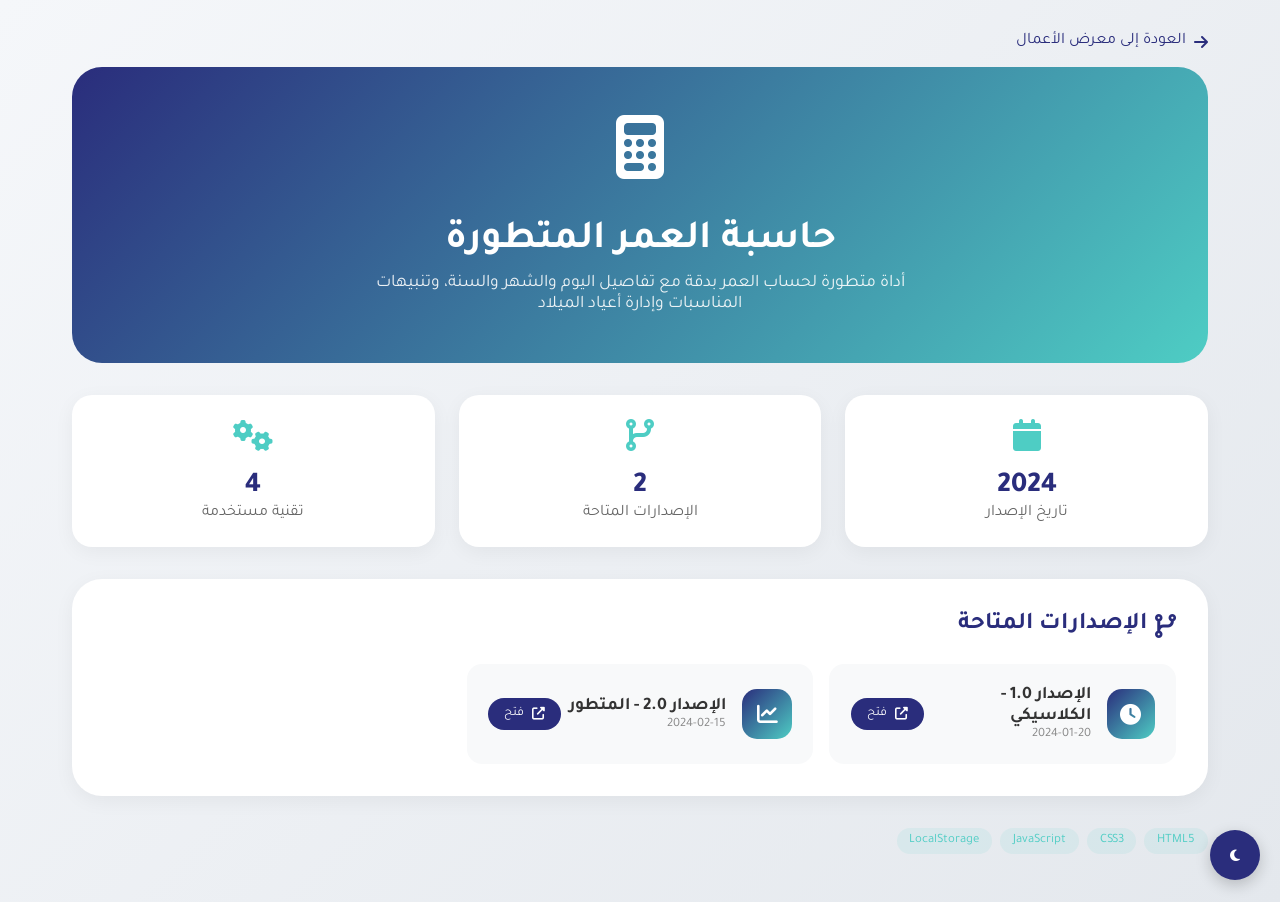
<file: projects/age-calculator/index.html>
<!DOCTYPE html>
<html lang="ar" dir="rtl">
<head>
    <meta charset="UTF-8">
    <meta name="viewport" content="width=device-width, initial-scale=1.0">
    <title>حاسبة العمر | TechNomads</title>
    <link href="https://fonts.googleapis.com/css2?family=Tajawal:wght@300;400;500;700;800&display=swap" rel="stylesheet">
    <link rel="stylesheet" href="https://cdnjs.cloudflare.com/ajax/libs/font-awesome/6.5.1/css/all.min.css">
    <style>
        * { margin: 0; padding: 0; box-sizing: border-box; }
        body {
            font-family: 'Tajawal', sans-serif;
            background: linear-gradient(135deg, #f5f7fa 0%, #e4e8ed 100%);
            min-height: 100vh;
            color: #333;
        }
        body.dark-mode {
            background: linear-gradient(135deg, #1a1a2e 0%, #16213e 100%);
            color: #f5f5f5;
        }
        .container { max-width: 1200px; margin: 0 auto; padding: 2rem; }
        .project-header {
            text-align: center;
            padding: 3rem 2rem;
            background: linear-gradient(135deg, #2A2D7C 0%, #4ECDC4 100%);
            border-radius: 30px;
            margin-bottom: 2rem;
            color: white;
        }
        .project-icon { font-size: 4rem; margin-bottom: 1rem; }
        .project-title { font-size: 2.5rem; margin-bottom: 0.5rem; }
        .project-description { font-size: 1.1rem; opacity: 0.9; max-width: 600px; margin: 0 auto; }
        .stats-grid {
            display: grid;
            grid-template-columns: repeat(auto-fit, minmax(200px, 1fr));
            gap: 1.5rem;
            margin-bottom: 2rem;
        }
        .stat-card {
            background: white;
            padding: 1.5rem;
            border-radius: 20px;
            text-align: center;
            box-shadow: 0 5px 20px rgba(0,0,0,0.05);
            transition: transform 0.3s;
        }
        body.dark-mode .stat-card { background: #1e1e2e; box-shadow: 0 5px 20px rgba(0,0,0,0.3); }
        .stat-card:hover { transform: translateY(-5px); }
        .stat-icon { font-size: 2rem; color: #4ECDC4; margin-bottom: 0.5rem; }
        .stat-value { font-size: 1.8rem; font-weight: 800; color: #2A2D7C; }
        body.dark-mode .stat-value { color: #4ECDC4; }
        .stat-label { color: #666; }
        body.dark-mode .stat-label { color: #aaa; }
        .versions-section {
            background: white;
            border-radius: 30px;
            padding: 2rem;
            margin-bottom: 2rem;
            box-shadow: 0 5px 20px rgba(0,0,0,0.05);
        }
        body.dark-mode .versions-section { background: #1e1e2e; }
        .section-title {
            font-size: 1.5rem;
            margin-bottom: 1.5rem;
            display: flex;
            align-items: center;
            gap: 0.5rem;
            color: #2A2D7C;
        }
        body.dark-mode .section-title { color: #4ECDC4; }
        .versions-grid {
            display: grid;
            grid-template-columns: repeat(auto-fill, minmax(300px, 1fr));
            gap: 1rem;
        }
        .version-card {
            background: #f8f9fa;
            border-radius: 15px;
            padding: 1.2rem;
            display: flex;
            align-items: center;
            justify-content: space-between;
            transition: all 0.3s;
            text-decoration: none;
            color: inherit;
            border: 2px solid transparent;
        }
        body.dark-mode .version-card { background: #2a2a3a; }
        .version-card:hover { border-color: #4ECDC4; transform: translateX(-5px); }
        .version-info { display: flex; align-items: center; gap: 1rem; }
        .version-icon {
            width: 50px;
            height: 50px;
            background: linear-gradient(135deg, #2A2D7C, #4ECDC4);
            border-radius: 15px;
            display: flex;
            align-items: center;
            justify-content: center;
            color: white;
            font-size: 1.3rem;
        }
        .version-name { font-weight: 700; font-size: 1.1rem; }
        .version-date { font-size: 0.8rem; color: #888; }
        .version-link {
            background: #2A2D7C;
            color: white;
            padding: 0.5rem 1rem;
            border-radius: 30px;
            font-size: 0.8rem;
            display: flex;
            align-items: center;
            gap: 0.5rem;
        }
        body.dark-mode .version-link { background: #4ECDC4; color: #1a1a2e; }
        .tech-tags { display: flex; flex-wrap: wrap; gap: 0.5rem; margin: 1rem 0; }
        .tech-tag {
            background: rgba(78,205,196,0.1);
            color: #4ECDC4;
            padding: 0.3rem 0.8rem;
            border-radius: 20px;
            font-size: 0.8rem;
        }
        .back-link {
            display: inline-flex;
            align-items: center;
            gap: 0.5rem;
            color: #2A2D7C;
            text-decoration: none;
            margin-bottom: 1rem;
        }
        body.dark-mode .back-link { color: #4ECDC4; }
        .dark-toggle {
            position: fixed;
            bottom: 20px;
            right: 20px;
            width: 50px;
            height: 50px;
            background: #2A2D7C;
            color: white;
            border: none;
            border-radius: 50%;
            cursor: pointer;
            box-shadow: 0 5px 15px rgba(0,0,0,0.2);
            z-index: 1000;
        }
        @media (max-width: 768px) {
            .container { padding: 1rem; }
            .project-title { font-size: 1.8rem; }
            .versions-grid { grid-template-columns: 1fr; }
        }
    </style>
</head>
<body>
    <div class="container">
        <a href="../../portfolio.html" class="back-link"><i class="fas fa-arrow-right"></i> العودة إلى معرض الأعمال</a>
        
        <div class="project-header">
            <div class="project-icon"><i class="fas fa-calculator"></i></div>
            <h1 class="project-title">حاسبة العمر المتطورة</h1>
            <p class="project-description">أداة متطورة لحساب العمر بدقة مع تفاصيل اليوم والشهر والسنة، وتنبيهات المناسبات وإدارة أعياد الميلاد</p>
        </div>
        
        <div class="stats-grid">
            <div class="stat-card"><div class="stat-icon"><i class="fas fa-calendar"></i></div><div class="stat-value">2024</div><div class="stat-label">تاريخ الإصدار</div></div>
            <div class="stat-card"><div class="stat-icon"><i class="fas fa-code-branch"></i></div><div class="stat-value">2</div><div class="stat-label">الإصدارات المتاحة</div></div>
            <div class="stat-card"><div class="stat-icon"><i class="fas fa-cogs"></i></div><div class="stat-value">4</div><div class="stat-label">تقنية مستخدمة</div></div>
        </div>
        
        <div class="versions-section">
            <h2 class="section-title"><i class="fas fa-code-branch"></i> الإصدارات المتاحة</h2>
            <div class="versions-grid">
                <a href="age-calculator-app/index.html" class="version-card">
                    <div class="version-info"><div class="version-icon"><i class="fas fa-clock"></i></div><div><div class="version-name">الإصدار 1.0 - الكلاسيكي</div><div class="version-date">2024-01-20</div></div></div>
                    <div class="version-link"><i class="fas fa-external-link-alt"></i> فتح</div>
                </a>
                <a href="age-calculator-app-v2/index.html" class="version-card">
                    <div class="version-info"><div class="version-icon"><i class="fas fa-chart-line"></i></div><div><div class="version-name">الإصدار 2.0 - المتطور</div><div class="version-date">2024-02-15</div></div></div>
                    <div class="version-link"><i class="fas fa-external-link-alt"></i> فتح</div>
                </a>
            </div>
        </div>
        
        <div class="tech-tags">
            <span class="tech-tag">HTML5</span><span class="tech-tag">CSS3</span>
            <span class="tech-tag">JavaScript</span><span class="tech-tag">LocalStorage</span>
        </div>
        
        <button class="dark-toggle" id="darkToggle"><i class="fas fa-moon"></i></button>
    </div>
    <script>
        if (localStorage.getItem('theme') === 'dark') document.body.classList.add('dark-mode');
        document.getElementById('darkToggle').addEventListener('click', () => {
            document.body.classList.toggle('dark-mode');
            localStorage.setItem('theme', document.body.classList.contains('dark-mode') ? 'dark' : 'light');
        });
    </script>
</body>
</html>
</file>
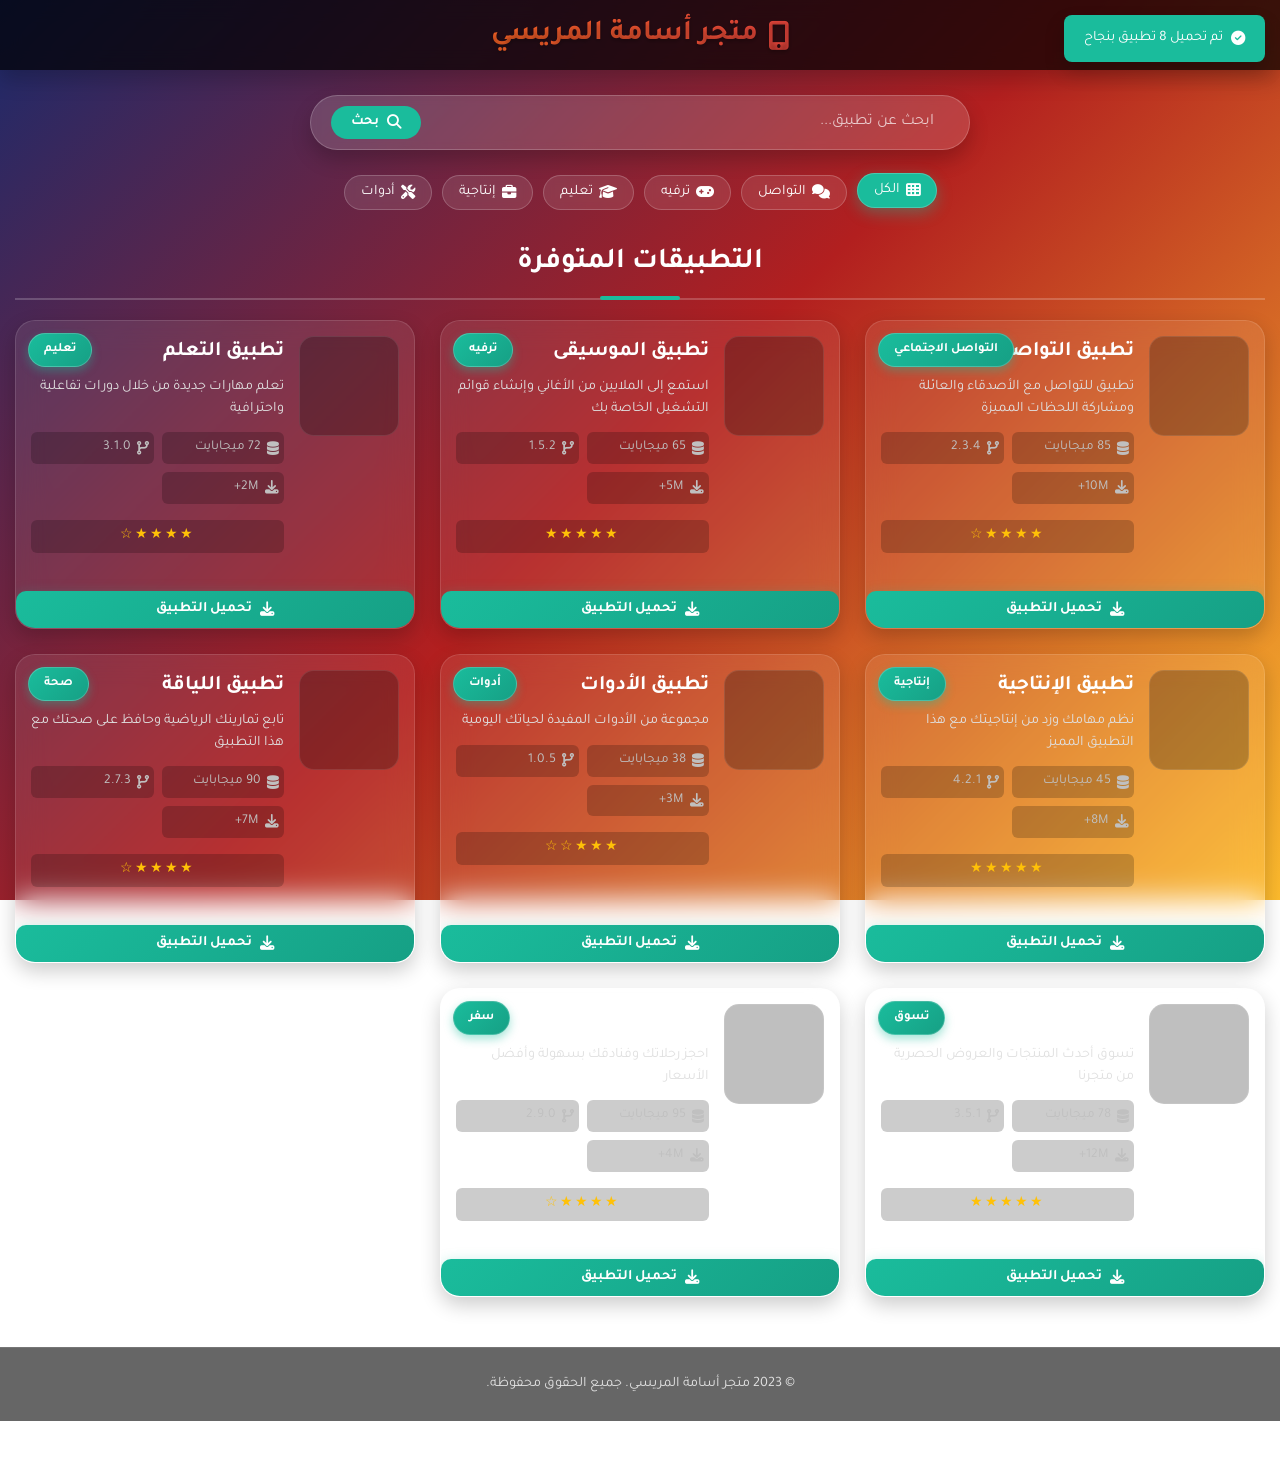
<file: projects/app-store/index.html>
<!DOCTYPE html>
<html lang="ar" dir="rtl">
<head>
    <meta charset="UTF-8">
    <meta name="viewport" content="width=device-width, initial-scale=1.0">
    <title>متجر أسامة المريسي - عرض وتحميل التطبيقات</title>
    <link rel="stylesheet" href="https://cdnjs.cloudflare.com/ajax/libs/font-awesome/6.4.0/css/all.min.css">
    <link href="https://fonts.googleapis.com/css2?family=Tajawal:wght@300;400;500;700;900&display=swap" rel="stylesheet">
    <style>
        :root {
            --primary-color: #2c3e50;
            --primary-light: #3d566e;
            --secondary-color: #1abc9c;
            --secondary-dark: #16a085;
            --accent-color: #fdbb2d;
            --accent-gradient: linear-gradient(135deg, #ff8a00, #da1b60);
            --danger-color: #e74c3c;
            --warning-color: #f39c12;
            --info-color: #3498db;
            --light-color: #f8f9fa;
            --dark-color: #2c3e50;
            --gray-color: #7f8c8d;
            --border-color: #e1e4e8;
            --card-bg: rgba(255, 255, 255, 0.1);
            --text-light: #ffffff;
            --text-dimmed: #e0e0e0;
            --shadow: 0 10px 20px rgba(0, 0, 0, 0.2);
            --gradient-bg: linear-gradient(135deg, #1a2a6c, #b21f1f, #fdbb2d);
            --transition: all 0.3s ease;
            --card-radius: 20px;
            --card-padding: 20px;
            --header-height: 70px;
        }
        
        * {
            margin: 0;
            padding: 0;
            box-sizing: border-box;
            font-family: 'Tajawal', Tahoma, Geneva, Verdana, sans-serif;
        }
        
        body {
            background: var(--gradient-bg);
            background-attachment: fixed;
            color: var(--text-light);
            min-height: 100vh;
            padding-bottom: 50px;
            line-height: 1.6;
        }
        
        /* تحسينات الترويسة */
        header {
            background: rgba(0, 0, 0, 0.7);
            padding: 15px 25px;
            text-align: center;
            backdrop-filter: blur(10px);
            box-shadow: var(--shadow);
            position: sticky;
            top: 0;
            z-index: 100;
            height: var(--header-height);
            display: flex;
            flex-direction: column;
            justify-content: center;
        }
        
        header h1 {
            font-size: 1.8rem;
            margin-bottom: 0;
            background: linear-gradient(to right, #ff8a00, #da1b60);
            -webkit-background-clip: text;
            -webkit-text-fill-color: transparent;
            text-shadow: 0 2px 4px rgba(0, 0, 0, 0.3);
            display: flex;
            align-items: center;
            justify-content: center;
            gap: 10px;
        }
        
        /* تحسينات شريط البحث */
        .search-container {
            max-width: 700px;
            margin: 25px auto;
            padding: 0 20px;
        }
        
        .search-box {
            display: flex;
            background: rgba(255, 255, 255, 0.15);
            border-radius: 50px;
            padding: 10px 20px;
            backdrop-filter: blur(5px);
            border: 1px solid rgba(255, 255, 255, 0.2);
            box-shadow: var(--shadow);
            transition: var(--transition);
        }
        
        .search-box:focus-within {
            transform: translateY(-3px);
            box-shadow: 0 15px 25px rgba(0, 0, 0, 0.3);
        }
        
        .search-box input {
            flex: 1;
            border: none;
            background: transparent;
            outline: none;
            color: var(--text-light);
            font-size: 1rem;
            padding: 5px 15px;
        }
        
        .search-box input::placeholder {
            color: rgba(255, 255, 255, 0.7);
        }
        
        .search-box button {
            background: var(--secondary-color);
            border: none;
            border-radius: 30px;
            padding: 8px 20px;
            color: white;
            cursor: pointer;
            transition: var(--transition);
            font-weight: bold;
            display: flex;
            align-items: center;
            gap: 8px;
            font-size: 0.9rem;
        }
        
        .search-box button:hover {
            transform: scale(1.05);
            box-shadow: 0 6px 15px rgba(26, 188, 156, 0.5);
        }
        
        /* تحسينات الفلاتر */
        .filters {
            display: flex;
            justify-content: center;
            flex-wrap: wrap;
            gap: 10px;
            margin: 15px auto;
            max-width: 1000px;
            padding: 0 15px;
        }
        
        .filter-btn {
            background: rgba(255, 255, 255, 0.1);
            border: none;
            color: var(--text-light);
            padding: 8px 16px;
            border-radius: 30px;
            cursor: pointer;
            transition: var(--transition);
            backdrop-filter: blur(5px);
            border: 1px solid rgba(255, 255, 255, 0.2);
            display: flex;
            align-items: center;
            gap: 6px;
            font-size: 0.9rem;
        }
        
        .filter-btn.active, .filter-btn:hover {
            background: var(--secondary-color);
            transform: translateY(-2px);
            box-shadow: 0 5px 15px rgba(26, 188, 156, 0.4);
        }
        
        /* تحسينات قسم التطبيقات */
        .apps-section {
            max-width: 1400px;
            margin: 30px auto;
            padding: 0 15px;
        }
        
        .section-title {
            font-size: 1.8rem;
            margin-bottom: 20px;
            padding-bottom: 12px;
            border-bottom: 2px solid rgba(255, 255, 255, 0.2);
            text-align: center;
            position: relative;
        }
        
        .section-title::after {
            content: '';
            position: absolute;
            bottom: -2px;
            left: 50%;
            transform: translateX(-50%);
            width: 80px;
            height: 4px;
            background: var(--secondary-color);
            border-radius: 2px;
        }
        
        /* تحسينات شبكة التطبيقات */
        .apps-grid {
            display: grid;
            grid-template-columns: repeat(auto-fill, minmax(350px, 1fr));
            gap: 25px;
        }
        
        /* تصميم جديد للبطاقات مع الصورة على اليمين */
        .app-card {
            background: rgba(255, 255, 255, 0.08);
            border-radius: var(--card-radius);
            overflow: hidden;
            transition: all 0.3s ease;
            backdrop-filter: blur(15px);
            border: 1px solid rgba(255, 255, 255, 0.12);
            position: relative;
            box-shadow: 0 8px 20px rgba(0, 0, 0, 0.2);
            display: flex;
            flex-direction: column;
        }
        
        .app-card:hover {
            transform: translateY(-8px);
            box-shadow: 0 15px 30px rgba(0, 0, 0, 0.3);
            background: rgba(255, 255, 255, 0.12);
        }
        
        .app-card-content {
            display: flex;
            padding: 15px;
            gap: 15px;
        }
        
        .app-image {
            width: 100px;
            height: 100px;
            overflow: hidden;
            position: relative;
            display: flex;
            align-items: center;
            justify-content: center;
            background: rgba(0, 0, 0, 0.25);
            border-radius: 15px;
            border: 1px solid rgba(255, 255, 255, 0.1);
            flex-shrink: 0;
        }
        
        .app-image img {
            max-height: 90%;
            max-width: 90%;
            object-fit: contain;
            transition: all 0.5s ease;
            border-radius: 10px;
        }
        
        .app-card:hover .app-image img {
            transform: scale(1.1);
        }
        
        .app-info {
            flex: 1;
            display: flex;
            flex-direction: column;
        }
        
        .app-badge {
            position: absolute;
            top: 12px;
            left: 12px;
            background: linear-gradient(135deg, var(--secondary-color), var(--secondary-dark));
            padding: 6px 15px;
            border-radius: 20px;
            font-size: 0.8rem;
            font-weight: bold;
            box-shadow: 0 4px 10px rgba(26, 188, 156, 0.4);
            z-index: 3;
            backdrop-filter: blur(5px);
            border: 1px solid rgba(255, 255, 255, 0.2);
        }
        
        .app-title {
            font-size: 1.3rem;
            margin-bottom: 8px;
            color: var(--text-light);
            font-weight: 700;
        }
        
        .app-description {
            color: var(--text-dimmed);
            font-size: 0.9rem;
            margin-bottom: 12px;
            line-height: 1.5;
            display: -webkit-box;
            -webkit-line-clamp: 2;
            -webkit-box-orient: vertical;
            overflow: hidden;
        }
        
        .app-meta {
            display: grid;
            grid-template-columns: 1fr 1fr;
            gap: 8px;
            margin-bottom: 15px;
            font-size: 0.85rem;
            color: #c0c0c0;
        }
        
        .app-meta span {
            display: flex;
            align-items: center;
            gap: 6px;
            padding: 5px;
            border-radius: 6px;
            background: rgba(0, 0, 0, 0.2);
            transition: var(--transition);
        }
        
        .app-meta span:hover {
            background: rgba(0, 0, 0, 0.3);
        }
        
        .app-rating {
            color: #ffc107;
            font-size: 0.9rem;
            justify-content: center;
            grid-column: span 2;
            margin: 8px 0;
            letter-spacing: 2px;
        }
        
        .download-btn {
            display: block;
            width: 100%;
            padding: 10px;
            background: linear-gradient(135deg, var(--secondary-color), var(--secondary-dark));
            color: white;
            border: none;
            border-radius: 10px;
            font-size: 0.9rem;
            font-weight: bold;
            cursor: pointer;
            transition: all 0.3s ease;
            text-align: center;
            box-shadow: 0 5px 15px rgba(26, 188, 156, 0.4);
            display: flex;
            align-items: center;
            justify-content: center;
            gap: 8px;
            margin-top: auto;
        }
        
        .download-btn:hover {
            background: linear-gradient(135deg, var(--secondary-dark), #13967a);
            transform: translateY(-3px);
            box-shadow: 0 8px 20px rgba(26, 188, 156, 0.6);
        }
        
        /* تحسينات التذييل */
        footer {
            text-align: center;
            margin-top: 50px;
            padding: 25px;
            color: var(--text-dimmed);
            font-size: 0.9rem;
            background: rgba(0, 0, 0, 0.6);
            backdrop-filter: blur(10px);
            border-top: 1px solid rgba(255, 255, 255, 0.1);
        }
        
        /* تحسينات التصميم المتجاوب للهواتف */
        @media (max-width: 768px) {
            :root {
                --card-padding: 15px;
                --card-radius: 15px;
            }
            
            header h1 {
                font-size: 1.5rem;
            }
            
            .section-title {
                font-size: 1.5rem;
            }
            
            .apps-grid {
                grid-template-columns: repeat(auto-fill, minmax(300px, 1fr));
                gap: 20px;
            }
            
            .app-card-content {
                flex-direction: column;
                text-align: center;
            }
            
            .app-image {
                width: 80px;
                height: 80px;
                margin: 0 auto;
            }
            
            .app-title {
                font-size: 1.2rem;
            }
            
            .app-description {
                font-size: 0.85rem;
            }
            
            .app-meta {
                grid-template-columns: 1fr;
                gap: 6px;
            }
            
            .app-rating {
                grid-column: span 1;
            }
            
            .search-box {
                flex-direction: column;
                border-radius: 15px;
                padding: 12px;
            }
            
            .search-box input {
                margin-bottom: 10px;
                text-align: center;
                padding: 8px;
            }
            
            .filters {
                gap: 8px;
            }
            
            .filter-btn {
                padding: 6px 12px;
                font-size: 0.8rem;
            }
        }
        
        @media (max-width: 576px) {
            .apps-grid {
                grid-template-columns: 1fr;
                max-width: 350px;
                margin: 0 auto;
            }
            
            header {
                padding: 12px 15px;
            }
            
            header h1 {
                font-size: 1.3rem;
            }
            
            .search-container {
                margin: 15px auto;
            }
            
            .app-image {
                width: 70px;
                height: 70px;
            }
            
            .app-content {
                padding: 12px;
            }
            
            .app-title {
                font-size: 1.1rem;
            }
            
            .app-description {
                font-size: 0.8rem;
                -webkit-line-clamp: unset;
            }
            
            .app-meta span {
                font-size: 0.8rem;
            }
            
            .download-btn {
                padding: 8px;
                font-size: 0.85rem;
            }
            
            .filters {
                overflow-x: auto;
                justify-content: flex-start;
                padding-bottom: 5px;
                margin: 10px auto;
            }
            
            .filters::-webkit-scrollbar {
                height: 4px;
            }
            
            .filters::-webkit-scrollbar-thumb {
                background: rgba(255, 255, 255, 0.2);
                border-radius: 10px;
            }
        }
        
        @media (max-width: 380px) {
            .apps-grid {
                grid-template-columns: 1fr;
            }
            
            .app-card {
                border-radius: 12px;
            }
            
            .app-image {
                width: 60px;
                height: 60px;
            }
            
            .app-title {
                font-size: 1rem;
            }
            
            .app-description {
                font-size: 0.8rem;
            }
            
            .search-box button {
                padding: 6px 12px;
                font-size: 0.8rem;
            }
        }
        
        /* تأثيرات التحميل */
        @keyframes pulse {
            0% { transform: scale(1); }
            50% { transform: scale(1.05); }
            100% { transform: scale(1); }
        }
        
        .pulse {
            animation: pulse 1.5s infinite;
        }
        
        /* تحسينات الإشعارات */
        .notification {
            position: fixed;
            top: 15px;
            right: 15px;
            padding: 12px 20px;
            background: var(--secondary-color);
            color: white;
            border-radius: 8px;
            box-shadow: var(--shadow);
            transform: translateX(150%);
            transition: transform 0.4s ease;
            z-index: 1000;
            display: flex;
            align-items: center;
            gap: 8px;
            font-size: 0.9rem;
            max-width: 300px;
        }
        
        .notification.show {
            transform: translateX(0);
        }
        
        /* تحسينات أنيميشن للبطاقات */
        @keyframes fadeInUp {
            from { 
                opacity: 0; 
                transform: translateY(20px) scale(0.95); 
            }
            to { 
                opacity: 1; 
                transform: translateY(0) scale(1); 
            }
        }
        
        .app-card {
            animation: fadeInUp 0.5s ease forwards;
            opacity: 0;
        }
        
        .app-card:nth-child(1) { animation-delay: 0.1s; }
        .app-card:nth-child(2) { animation-delay: 0.2s; }
        .app-card:nth-child(3) { animation-delay: 0.3s; }
        .app-card:nth-child(4) { animation-delay: 0.4s; }
        .app-card:nth-child(5) { animation-delay: 0.5s; }
        .app-card:nth-child(6) { animation-delay: 0.6s; }
        .app-card:nth-child(7) { animation-delay: 0.7s; }
        .app-card:nth-child(8) { animation-delay: 0.8s; }
        
        /* نافذة التحميل المعدلة */
        .download-modal {
            position: fixed;
            top: 0;
            left: 0;
            width: 100%;
            height: 100%;
            background-color: rgba(0, 0, 0, 0.7);
            display: flex;
            justify-content: center;
            align-items: center;
            z-index: 1000;
            opacity: 0;
            visibility: hidden;
            transition: all 0.3s ease;
            backdrop-filter: blur(5px);
        }
        
        .download-modal.active {
            opacity: 1;
            visibility: visible;
        }
        
        .download-content {
            background: rgba(255, 255, 255, 0.15);
            backdrop-filter: blur(10px);
            padding: 25px;
            border-radius: 15px;
            text-align: center;
            max-width: 400px;
            width: 90%;
            border: 1px solid rgba(255, 255, 255, 0.2);
            box-shadow: 0 10px 25px rgba(0, 0, 0, 0.3);
            transform: translateY(-40px);
            transition: transform 0.4s ease;
        }
        
        .download-modal.active .download-content {
            transform: translateY(0);
        }
        
        .download-icon {
            font-size: 3rem;
            color: var(--secondary-color);
            margin-bottom: 15px;
        }
        
        .download-text {
            font-size: 1.1rem;
            margin-bottom: 20px;
            color: var(--text-light);
        }
        
        .download-progress {
            width: 100%;
            height: 8px;
            background: rgba(255, 255, 255, 0.2);
            border-radius: 4px;
            overflow: hidden;
            margin-bottom: 15px;
        }
        
        .download-progress-bar {
            height: 100%;
            background: var(--secondary-color);
            width: 0%;
            transition: width 0.3s ease;
            border-radius: 4px;
        }
        
        .download-info {
            display: flex;
            justify-content: space-between;
            color: var(--text-dimmed);
            font-size: 0.8rem;
            margin-bottom: 15px;
        }
        
        .download-actions {
            display: flex;
            justify-content: center;
            gap: 10px;
        }
        
        .download-actions button {
            padding: 8px 16px;
            border: none;
            border-radius: 20px;
            cursor: pointer;
            font-weight: bold;
            transition: var(--transition);
            display: flex;
            align-items: center;
            gap: 6px;
            font-size: 0.9rem;
        }
        
        .download-cancel {
            background: rgba(255, 255, 255, 0.1);
            color: var(--text-light);
        }
        
        .download-cancel:hover {
            background: rgba(255, 255, 255, 0.2);
        }
        
        .download-open {
            background: var(--secondary-color);
            color: white;
        }
        
        .download-open:hover {
            background: var(--secondary-dark);
        }

        /* تحسينات حالة التحميل */
        .loading {
            text-align: center;
            padding: 40px 20px;
            font-size: 1.1rem;
            grid-column: 1 / -1;
        }

        .loading-spinner {
            border: 3px solid rgba(255, 255, 255, 0.3);
            border-radius: 50%;
            border-top: 3px solid var(--secondary-color);
            width: 35px;
            height: 35px;
            animation: spin 1s linear infinite;
            margin: 0 auto 15px;
        }

        @keyframes spin {
            0% { transform: rotate(0deg); }
            100% { transform: rotate(360deg); }
        }
        
        /* تأثيرات الهيكل العظمي للتحميل */
        .skeleton {
            background: linear-gradient(90deg, rgba(255,255,255,0.1) 25%, rgba(255,255,255,0.2) 50%, rgba(255,255,255,0.1) 75%);
            background-size: 200% 100%;
            animation: loading 1.5s infinite;
            border-radius: 6px;
            min-height: 16px;
        }
        
        @keyframes loading {
            0% { background-position: 200% 0; }
            100% { background-position: -200% 0; }
        }
        
        /* زر الانتقال للأعلى */
        .scroll-top {
            position: fixed;
            bottom: 20px;
            right: 20px;
            width: 45px;
            height: 45px;
            background: var(--secondary-color);
            color: white;
            border-radius: 50%;
            display: flex;
            align-items: center;
            justify-content: center;
            cursor: pointer;
            transition: var(--transition);
            opacity: 0;
            visibility: hidden;
            z-index: 99;
            box-shadow: 0 4px 12px rgba(0, 0, 0, 0.3);
            font-size: 1.1rem;
        }
        
        .scroll-top.visible {
            opacity: 1;
            visibility: visible;
        }
        
        .scroll-top:hover {
            background: var(--secondary-dark);
            transform: translateY(-3px);
        }
        
        /* تحسينات للأداء */
        .app-image img {
            will-change: transform;
        }
        
        /* تحسينات للتركيز على العناصر */
        button:focus,
        input:focus {
            outline: 2px solid var(--secondary-color);
            outline-offset: 2px;
        }
    </style>
</head>
<body>
    <header>
        <h1><i class="fas fa-mobile-alt"></i> متجر أسامة المريسي</h1>
    </header>
    
    <div class="search-container">
        <div class="search-box">
            <input type="text" id="searchInput" placeholder="ابحث عن تطبيق...">
            <button id="searchBtn"><i class="fas fa-search"></i> بحث</button>
        </div>
    </div>
    
    <div class="filters">
        <button class="filter-btn active" data-filter="all"><i class="fas fa-th"></i> الكل</button>
        <button class="filter-btn" data-filter="social"><i class="fas fa-comments"></i> التواصل</button>
        <button class="filter-btn" data-filter="entertainment"><i class="fas fa-gamepad"></i> ترفيه</button>
        <button class="filter-btn" data-filter="education"><i class="fas fa-graduation-cap"></i> تعليم</button>
        <button class="filter-btn" data-filter="productivity"><i class="fas fa-briefcase"></i> إنتاجية</button>
        <button class="filter-btn" data-filter="tools"><i class="fas fa-tools"></i> أدوات</button>
    </div>
    
    <section class="apps-section">
        <h2 class="section-title">التطبيقات المتوفرة</h2>
        
        <div class="apps-grid" id="apps-container">
            <!-- سيتم ملء هذا القسم بواسطة JavaScript -->
            <div class="loading">
                <div class="loading-spinner"></div>
                <p>جاري تحميل التطبيقات...</p>
            </div>
        </div>
    </section>
    
    <footer>
        <p>© 2023 متجر أسامة المريسي. جميع الحقوق محفوظة.</p>
    </footer>

    <div class="notification" id="notification">
        <i class="fas fa-info-circle"></i>
        <span id="notification-text">جاري تحميل التطبيق...</span>
    </div>

    <div class="download-modal" id="downloadModal">
        <div class="download-content">
            <div class="download-icon">
                <i class="fas fa-download"></i>
            </div>
            <div class="download-text" id="downloadText">جاري تحميل التطبيق...</div>
            <div class="download-progress">
                <div class="download-progress-bar" id="downloadProgress"></div>
            </div>
            <div class="download-info">
                <span id="downloadPercentage">0%</span>
                <span id="downloadSpeed">0 KB/ثانية</span>
            </div>
            <div class="download-actions">
                <button class="download-cancel" id="downloadCancel"><i class="fas fa-times"></i> إلغاء</button>
                <button class="download-open" id="downloadOpen" style="display: none;"><i class="fas fa-external-link-alt"></i> فتح التطبيق</button>
            </div>
        </div>
    </div>
    
    <button class="scroll-top" id="scrollTop" aria-label="الانتقال إلى الأعلى">
        <i class="fas fa-arrow-up"></i>
    </button>

    <script>
        // عناصر DOM
        const appsContainer = document.getElementById('apps-container');
        const searchInput = document.getElementById('searchInput');
        const searchBtn = document.getElementById('searchBtn');
        const filterBtns = document.querySelectorAll('.filter-btn');
        const notification = document.getElementById('notification');
        const notificationText = document.getElementById('notification-text');
        const downloadModal = document.getElementById('downloadModal');
        const downloadText = document.getElementById('downloadText');
        const downloadProgress = document.getElementById('downloadProgress');
        const downloadPercentage = document.getElementById('downloadPercentage');
        const downloadSpeed = document.getElementById('downloadSpeed');
        const downloadCancel = document.getElementById('downloadCancel');
        const downloadOpen = document.getElementById('downloadOpen');
        const scrollTopBtn = document.getElementById('scrollTop');

        // رابط مستودع GitHub الخاص بك
        const githubRepo = 'osama2020almorisi/A';
        const baseUrl = `https://raw.githubusercontent.com/${githubRepo}/main/`;

        // بيانات التطبيقات الافتراضية (لأغراض العرض)
        const defaultApps = [
            {
                id: 1,
                name: "تطبيق التواصل الاجتماعي",
                description: "تطبيق للتواصل مع الأصدقاء والعائلة ومشاركة اللحظات المميزة",
                category: "social",
                size: "85 ميجابايت",
                version: "2.3.4",
                downloads: "10M+",
                rating: 4,
                image: "social-app.png",
                file: "social-app.apk"
            },
            {
                id: 2,
                name: "تطبيق الموسيقى",
                description: "استمع إلى الملايين من الأغاني وإنشاء قوائم التشغيل الخاصة بك",
                category: "entertainment",
                size: "65 ميجابايت",
                version: "1.5.2",
                downloads: "5M+",
                rating: 5,
                image: "music-app.png",
                file: "music-app.apk"
            },
            {
                id: 3,
                name: "تطبيق التعلم",
                description: "تعلم مهارات جديدة من خلال دورات تفاعلية واحترافية",
                category: "education",
                size: "72 ميجابايت",
                version: "3.1.0",
                downloads: "2M+",
                rating: 4,
                image: "education-app.png",
                file: "education-app.apk"
            },
            {
                id: 4,
                name: "تطبيق الإنتاجية",
                description: "نظم مهامك وزد من إنتاجيتك مع هذا التطبيق المميز",
                category: "productivity",
                size: "45 ميجابايت",
                version: "4.2.1",
                downloads: "8M+",
                rating: 5,
                image: "productivity-app.png",
                file: "productivity-app.apk"
            },
            {
                id: 5,
                name: "تطبيق الأدوات",
                description: "مجموعة من الأدوات المفيدة لحياتك اليومية",
                category: "tools",
                size: "38 ميجابايت",
                version: "1.0.5",
                downloads: "3M+",
                rating: 3,
                image: "tools-app.png",
                file: "tools-app.apk"
            },
            {
                id: 6,
                name: "تطبيق اللياقة",
                description: "تابع تمارينك الرياضية وحافظ على صحتك مع هذا التطبيق",
                category: "health",
                size: "90 ميجابايت",
                version: "2.7.3",
                downloads: "7M+",
                rating: 4,
                image: "fitness-app.png",
                file: "fitness-app.apk"
            },
            {
                id: 7,
                name: "تطبيق التسوق",
                description: "تسوق أحدث المنتجات والعروض الحصرية من متجرنا",
                category: "shopping",
                size: "78 ميجابايت",
                version: "3.5.1",
                downloads: "12M+",
                rating: 5,
                image: "shopping-app.png",
                file: "shopping-app.apk"
            },
            {
                id: 8,
                name: "تطبيق السفر",
                description: "احجز رحلاتك وفنادقك بسهولة وأفضل الأسعار",
                category: "travel",
                size: "95 ميجابايت",
                version: "2.9.0",
                downloads: "4M+",
                rating: 4,
                image: "travel-app.png",
                file: "travel-app.apk"
            }
        ];

        // دالة لجلب بيانات التطبيقات من GitHub
        async function fetchAppsData() {
            try {
                showNotification('جاري تحميل بيانات التطبيقات...', 'info');
                
                // جلب قائمة الملفات من المستودع
                const response = await fetch(`https://api.github.com/repos/${githubRepo}/contents/`);
                const files = await response.json();
                
                // تصفية الملفات للحصول على ملفات JSON فقط (التطبيقات)
                const jsonFiles = files.filter(file => 
                    file.name.endsWith('.json') && file.name !== 'index.html'
                );
                
                // جلب بيانات كل تطبيق
                const appsData = [];
                for (const file of jsonFiles) {
                    try {
                        const appResponse = await fetch(baseUrl + file.name);
                        const appData = await appResponse.json();
                        appsData.push(appData);
                    } catch (error) {
                        console.error(`Error loading app data from ${file.name}:`, error);
                    }
                }
                
                // إذا لم توجد تطبيقات، نستخدم البيانات الافتراضية
                if (appsData.length === 0) {
                    return defaultApps;
                }
                
                return appsData;
            } catch (error) {
                console.error('Error fetching apps data:', error);
                showNotification('فشل في تحميل بيانات التطبيقات، جاري استخدام بيانات افتراضية', 'error');
                return defaultApps;
            }
        }

        // دالة لعرض التطبيقات
        function renderApps(apps) {
            appsContainer.innerHTML = '';
            
            if (apps.length === 0) {
                appsContainer.innerHTML = `
                    <div style="grid-column: 1/-1; text-align: center; padding: 30px;">
                        <i class="fas fa-box-open" style="font-size: 2.5rem; margin-bottom: 15px; opacity: 0.5;"></i>
                        <p style="font-size: 1.1rem;">لا توجد تطبيقات متاحة حالياً</p>
                    </div>
                `;
                return;
            }
            
            apps.forEach((app, index) => {
                const ratingStars = '★'.repeat(app.rating) + '☆'.repeat(5 - app.rating);
                // استخدام صور افتراضية إذا لم تكن الصورة متوفرة
                const imageUrl = app.image ? baseUrl + app.image : `https://via.placeholder.com/150x150/1a2a6c/ffffff?text=${encodeURIComponent(app.name)}`;
                
                const appCard = document.createElement('div');
                appCard.className = 'app-card';
                appCard.style.animationDelay = `${index * 0.1}s`;
                appCard.innerHTML = `
                    <div class="app-badge">${getCategoryName(app.category)}</div>
                    <div class="app-card-content">
                        <div class="app-image">
                            <img src="${imageUrl}" alt="${app.name}" loading="lazy" onerror="this.src='https://via.placeholder.com/150x150/1a2a6c/ffffff?text=${encodeURIComponent(app.name)}'">
                        </div>
                        <div class="app-info">
                            <h3 class="app-title">${app.name}</h3>
                            <p class="app-description">${app.description}</p>
                            <div class="app-meta">
                                <span class="app-size"><i class="fas fa-database"></i> ${app.size}</span>
                                <span class="app-version"><i class="fas fa-code-branch"></i> ${app.version}</span>
                                <span class="app-downloads"><i class="fas fa-download"></i> ${app.downloads}</span>
                                <span class="app-rating">${ratingStars}</span>
                            </div>
                        </div>
                    </div>
                    <button class="download-btn" data-id="${app.id}" data-file="${app.file}" data-name="${app.name}">
                        <i class="fas fa-download"></i> تحميل التطبيق
                    </button>
                `;
                
                appsContainer.appendChild(appCard);
            });
            
            // إضافة مستمعي الأحداث لأزرار التحميل
            document.querySelectorAll('.download-btn').forEach(button => {
                button.addEventListener('click', function() {
                    const appId = this.getAttribute('data-id');
                    const fileName = this.getAttribute('data-file');
                    const appName = this.getAttribute('data-name');
                    downloadApp(appId, fileName, appName);
                });
            });
        }

        // دالة للحصول على اسم الفئة بالعربية
        function getCategoryName(category) {
            const categories = {
                'social': 'التواصل الاجتماعي',
                'entertainment': 'ترفيه',
                'education': 'تعليم',
                'productivity': 'إنتاجية',
                'tools': 'أدوات',
                'health': 'صحة',
                'shopping': 'تسوق',
                'travel': 'سفر',
                'finance': 'مال وأعمال',
                'music': 'موسيقى',
                'photo': 'تصوير',
                'sports': 'رياضة',
                'news': 'أخبار',
                'weather': 'طقس',
                'food': 'طعام',
                'lifestyle': 'أسلوب حياة',
                'books': 'كتب',
                'business': 'أعمال',
                'navigation': 'ملاحة',
                'medical': 'طبي',
                'other': 'أخرى'
            };
            
            return categories[category] || category;
        }

        // دالة تحميل التطبيق
        function downloadApp(appId, fileName, appName) {
            showNotification(`جاري تحميل ${appName}...`);
            
            // عرض نافذة التحميل
            downloadText.textContent = `جاري تحميل ${appName}...`;
            downloadProgress.style.width = '0%';
            downloadPercentage.textContent = '0%';
            downloadSpeed.textContent = '0 KB/ثانية';
            downloadOpen.style.display = 'none';
            downloadModal.classList.add('active');
            
            // رابط التحميل من GitHub
            const downloadUrl = baseUrl + fileName;
            
            // محاكاة عملية التحميل
            let progress = 0;
            let speed = 1024; // KB/s
            const interval = setInterval(() => {
                progress += 5;
                speed = 500 + Math.random() * 1500; // سرعة عشوائية بين 500 و 2000 KB/s
                
                downloadProgress.style.width = `${progress}%`;
                downloadPercentage.textContent = `${progress}%`;
                downloadSpeed.textContent = `${Math.round(speed)} KB/ثانية`;
                
                if (progress >= 100) {
                    clearInterval(interval);
                    downloadText.textContent = `تم تحميل ${appName} بنجاح!`;
                    downloadOpen.style.display = 'block';
                    
                    // إظهار إشعار النجاح
                    showNotification(`تم تحميل ${appName} بنجاح!`, 'success');
                }
            }, 200);
            
            // إلغاء التحميل
            downloadCancel.onclick = () => {
                clearInterval(interval);
                downloadModal.classList.remove('active');
                showNotification('تم إلغاء التحميل', 'info');
            };
            
            // فتح التطبيق بعد التحميل (تحميل حقيقي)
            downloadOpen.onclick = () => {
                clearInterval(interval);
                downloadModal.classList.remove('active');
                
                // إنشاء رابط تحميل ونقره برمجياً
                const link = document.createElement('a');
                link.href = downloadUrl;
                link.download = fileName;
                document.body.appendChild(link);
                link.click();
                document.body.removeChild(link);
                
                showNotification(`يتم الآن تحميل ${appName}`, 'success');
            };
        }

        // دالة لعرض الإشعارات
        function showNotification(message, type = 'info') {
            notificationText.textContent = message;
            notification.className = 'notification';
            notification.classList.add('show');
            
            // تغيير الأيقونة بناءً على نوع الإشعار
            const icon = notification.querySelector('i');
            if (type === 'error') {
                notification.style.background = 'var(--danger-color)';
                icon.className = 'fas fa-exclamation-circle';
            } else if (type === 'success') {
                notification.style.background = 'var(--secondary-color)';
                icon.className = 'fas fa-check-circle';
            } else {
                notification.style.background = 'var(--info-color)';
                icon.className = 'fas fa-info-circle';
            }
            
            setTimeout(() => {
                notification.classList.remove('show');
            }, 3000);
        }

        // وظيفة البحث
        function setupSearch() {
            searchBtn.addEventListener('click', performSearch);
            searchInput.addEventListener('keypress', function(e) {
                if (e.key === 'Enter') {
                    performSearch();
                }
            });
        }

        // دالة تنفيذ البحث
        function performSearch() {
            const searchTerm = searchInput.value.toLowerCase();
            const activeFilter = document.querySelector('.filter-btn.active').getAttribute('data-filter');
            
            let filteredApps = window.appsData || [];
            
            // تطبيق الفلتر
            if (activeFilter !== 'all') {
                filteredApps = filteredApps.filter(app => app.category === activeFilter);
            }
            
            // تطبيق البحث
            if (searchTerm.trim() !== '') {
                filteredApps = filteredApps.filter(app => 
                    app.name.toLowerCase().includes(searchTerm) || 
                    app.description.toLowerCase().includes(searchTerm)
                );
            }
            
            renderApps(filteredApps);
            
            if (filteredApps.length === 0) {
                showNotification("لم يتم العثور على تطبيقات تطابق بحثك", 'info');
            }
        }

        // إعداد الفلاتر
        function setupFilters() {
            filterBtns.forEach(btn => {
                btn.addEventListener('click', function() {
                    // إزالة النشاط من جميع الأزرار
                    filterBtns.forEach(b => b.classList.remove('active'));
                    // إضافة النشاط للزر الحالي
                    this.classList.add('active');
                    // تطبيق البحث مع الفلتر الجديد
                    performSearch();
                });
            });
        }

        // إعداد زر الانتقال إلى الأعلى
        function setupScrollTop() {
            window.addEventListener('scroll', () => {
                if (window.pageYOffset > 300) {
                    scrollTopBtn.classList.add('visible');
                } else {
                    scrollTopBtn.classList.remove('visible');
                }
            });
            
            scrollTopBtn.addEventListener('click', () => {
                window.scrollTo({
                    top: 0,
                    behavior: 'smooth'
                });
            });
        }

        // تهيئة الصفحة عند التحميل
        document.addEventListener('DOMContentLoaded', async function() {
            // إعداد عناصر التحكم
            setupSearch();
            setupFilters();
            setupScrollTop();
            
            // جلب بيانات التطبيقات من GitHub
            const appsData = await fetchAppsData();
            
            // حفظ البيانات في متغير عام
            window.appsData = appsData;
            
            // عرض التطبيقات
            renderApps(appsData);
            
            if (appsData.length > 0) {
                showNotification(`تم تحميل ${appsData.length} تطبيق بنجاح`, 'success');
            }
        });
    </script>
</body>
</html>
</file>
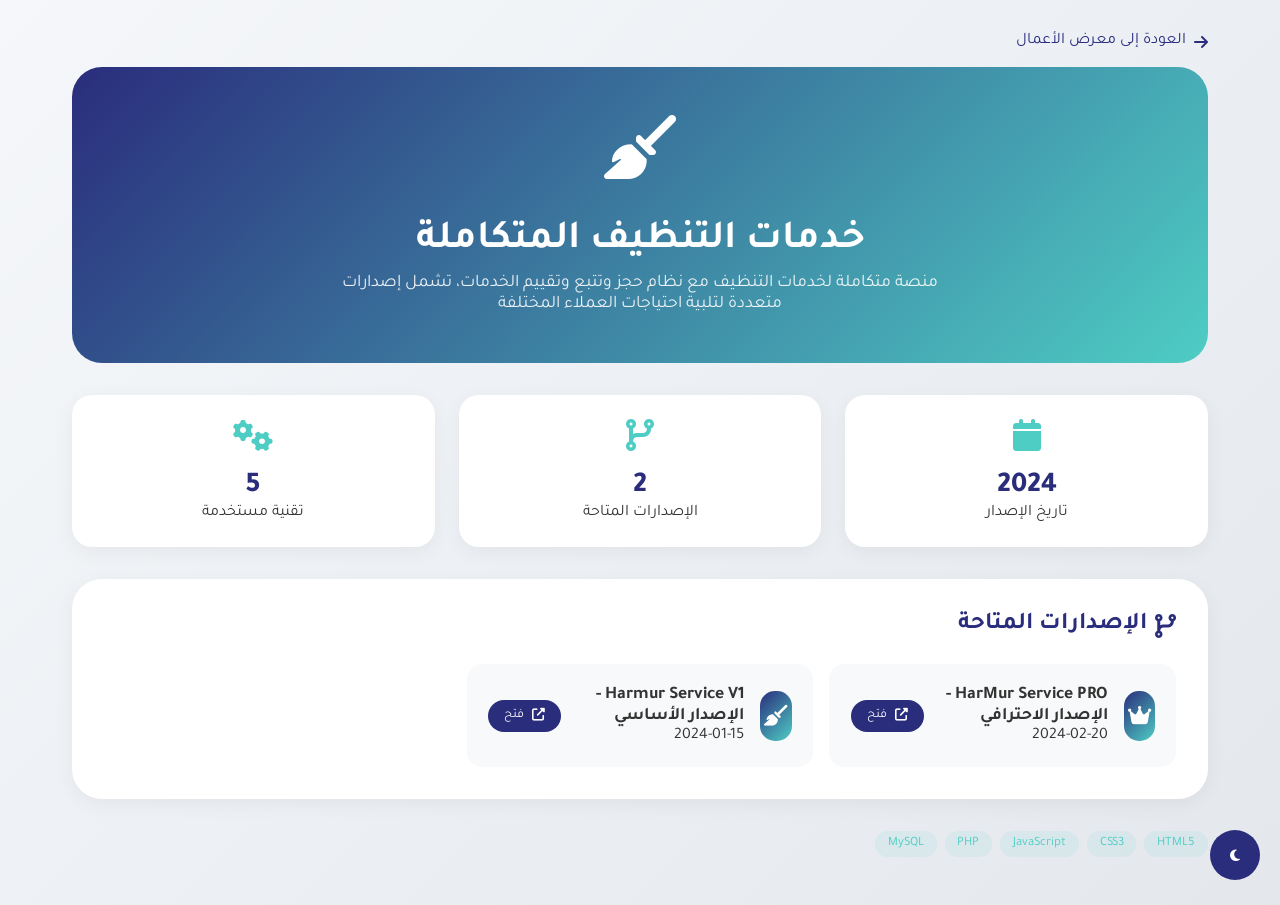
<file: projects/Cleaning Services/index.html>
<!DOCTYPE html>
<html lang="ar" dir="rtl">
<head>
    <meta charset="UTF-8">
    <meta name="viewport" content="width=device-width, initial-scale=1.0">
    <title>خدمات التنظيف | TechNomads</title>
    <link href="https://fonts.googleapis.com/css2?family=Tajawal:wght@300;400;500;700;800&display=swap" rel="stylesheet">
    <link rel="stylesheet" href="https://cdnjs.cloudflare.com/ajax/libs/font-awesome/6.5.1/css/all.min.css">
    <style>
        * { margin: 0; padding: 0; box-sizing: border-box; }
        body {
            font-family: 'Tajawal', sans-serif;
            background: linear-gradient(135deg, #f5f7fa 0%, #e4e8ed 100%);
            min-height: 100vh;
            color: #333;
        }
        body.dark-mode {
            background: linear-gradient(135deg, #1a1a2e 0%, #16213e 100%);
            color: #f5f5f5;
        }
        .container { max-width: 1200px; margin: 0 auto; padding: 2rem; }
        .project-header {
            text-align: center;
            padding: 3rem 2rem;
            background: linear-gradient(135deg, #2A2D7C 0%, #4ECDC4 100%);
            border-radius: 30px;
            margin-bottom: 2rem;
            color: white;
        }
        .project-icon { font-size: 4rem; margin-bottom: 1rem; }
        .project-title { font-size: 2.5rem; margin-bottom: 0.5rem; }
        .project-description { font-size: 1.1rem; opacity: 0.9; max-width: 600px; margin: 0 auto; }
        .stats-grid {
            display: grid;
            grid-template-columns: repeat(auto-fit, minmax(200px, 1fr));
            gap: 1.5rem;
            margin-bottom: 2rem;
        }
        .stat-card {
            background: white;
            padding: 1.5rem;
            border-radius: 20px;
            text-align: center;
            box-shadow: 0 5px 20px rgba(0,0,0,0.05);
            transition: transform 0.3s;
        }
        body.dark-mode .stat-card { background: #1e1e2e; }
        .stat-card:hover { transform: translateY(-5px); }
        .stat-icon { font-size: 2rem; color: #4ECDC4; margin-bottom: 0.5rem; }
        .stat-value { font-size: 1.8rem; font-weight: 800; color: #2A2D7C; }
        body.dark-mode .stat-value { color: #4ECDC4; }
        .versions-section {
            background: white;
            border-radius: 30px;
            padding: 2rem;
            margin-bottom: 2rem;
            box-shadow: 0 5px 20px rgba(0,0,0,0.05);
        }
        body.dark-mode .versions-section { background: #1e1e2e; }
        .section-title {
            font-size: 1.5rem;
            margin-bottom: 1.5rem;
            display: flex;
            align-items: center;
            gap: 0.5rem;
            color: #2A2D7C;
        }
        body.dark-mode .section-title { color: #4ECDC4; }
        .versions-grid {
            display: grid;
            grid-template-columns: repeat(auto-fill, minmax(300px, 1fr));
            gap: 1rem;
        }
        .version-card {
            background: #f8f9fa;
            border-radius: 15px;
            padding: 1.2rem;
            display: flex;
            align-items: center;
            justify-content: space-between;
            transition: all 0.3s;
            text-decoration: none;
            color: inherit;
            border: 2px solid transparent;
        }
        body.dark-mode .version-card { background: #2a2a3a; }
        .version-card:hover { border-color: #4ECDC4; transform: translateX(-5px); }
        .version-info { display: flex; align-items: center; gap: 1rem; }
        .version-icon {
            width: 50px;
            height: 50px;
            background: linear-gradient(135deg, #2A2D7C, #4ECDC4);
            border-radius: 15px;
            display: flex;
            align-items: center;
            justify-content: center;
            color: white;
            font-size: 1.3rem;
        }
        .version-name { font-weight: 700; font-size: 1.1rem; }
        .version-link {
            background: #2A2D7C;
            color: white;
            padding: 0.5rem 1rem;
            border-radius: 30px;
            font-size: 0.8rem;
            display: flex;
            align-items: center;
            gap: 0.5rem;
        }
        body.dark-mode .version-link { background: #4ECDC4; color: #1a1a2e; }
        .tech-tags { display: flex; flex-wrap: wrap; gap: 0.5rem; margin: 1rem 0; }
        .tech-tag {
            background: rgba(78,205,196,0.1);
            color: #4ECDC4;
            padding: 0.3rem 0.8rem;
            border-radius: 20px;
            font-size: 0.8rem;
        }
        .back-link {
            display: inline-flex;
            align-items: center;
            gap: 0.5rem;
            color: #2A2D7C;
            text-decoration: none;
            margin-bottom: 1rem;
        }
        body.dark-mode .back-link { color: #4ECDC4; }
        .dark-toggle {
            position: fixed;
            bottom: 20px;
            right: 20px;
            width: 50px;
            height: 50px;
            background: #2A2D7C;
            color: white;
            border: none;
            border-radius: 50%;
            cursor: pointer;
            z-index: 1000;
        }
        @media (max-width: 768px) {
            .container { padding: 1rem; }
            .project-title { font-size: 1.8rem; }
            .versions-grid { grid-template-columns: 1fr; }
        }
    </style>
</head>
<body>
    <div class="container">
        <a href="../../portfolio.html" class="back-link"><i class="fas fa-arrow-right"></i> العودة إلى معرض الأعمال</a>
        
        <div class="project-header">
            <div class="project-icon"><i class="fas fa-broom"></i></div>
            <h1 class="project-title">خدمات التنظيف المتكاملة</h1>
            <p class="project-description">منصة متكاملة لخدمات التنظيف مع نظام حجز وتتبع وتقييم الخدمات، تشمل إصدارات متعددة لتلبية احتياجات العملاء المختلفة</p>
        </div>
        
        <div class="stats-grid">
            <div class="stat-card"><div class="stat-icon"><i class="fas fa-calendar"></i></div><div class="stat-value">2024</div><div class="stat-label">تاريخ الإصدار</div></div>
            <div class="stat-card"><div class="stat-icon"><i class="fas fa-code-branch"></i></div><div class="stat-value">2</div><div class="stat-label">الإصدارات المتاحة</div></div>
            <div class="stat-card"><div class="stat-icon"><i class="fas fa-cogs"></i></div><div class="stat-value">5</div><div class="stat-label">تقنية مستخدمة</div></div>
        </div>
        
        <div class="versions-section">
            <h2 class="section-title"><i class="fas fa-code-branch"></i> الإصدارات المتاحة</h2>
            <div class="versions-grid">
                <a href="HarMur-Service-PRO/index.html" class="version-card">
                    <div class="version-info"><div class="version-icon"><i class="fas fa-crown"></i></div><div><div class="version-name">HarMur Service PRO - الإصدار الاحترافي</div><div class="version-date">2024-02-20</div></div></div>
                    <div class="version-link"><i class="fas fa-external-link-alt"></i> فتح</div>
                </a>
                <a href="harmurservice-V1/index.html" class="version-card">
                    <div class="version-info"><div class="version-icon"><i class="fas fa-broom"></i></div><div><div class="version-name">Harmur Service V1 - الإصدار الأساسي</div><div class="version-date">2024-01-15</div></div></div>
                    <div class="version-link"><i class="fas fa-external-link-alt"></i> فتح</div>
                </a>
            </div>
        </div>
        
        <div class="tech-tags">
            <span class="tech-tag">HTML5</span><span class="tech-tag">CSS3</span>
            <span class="tech-tag">JavaScript</span><span class="tech-tag">PHP</span><span class="tech-tag">MySQL</span>
        </div>
        
        <button class="dark-toggle" id="darkToggle"><i class="fas fa-moon"></i></button>
    </div>
    <script>
        if (localStorage.getItem('theme') === 'dark') document.body.classList.add('dark-mode');
        document.getElementById('darkToggle').addEventListener('click', () => {
            document.body.classList.toggle('dark-mode');
            localStorage.setItem('theme', document.body.classList.contains('dark-mode') ? 'dark' : 'light');
        });
    </script>
</body>
</html>
</file>
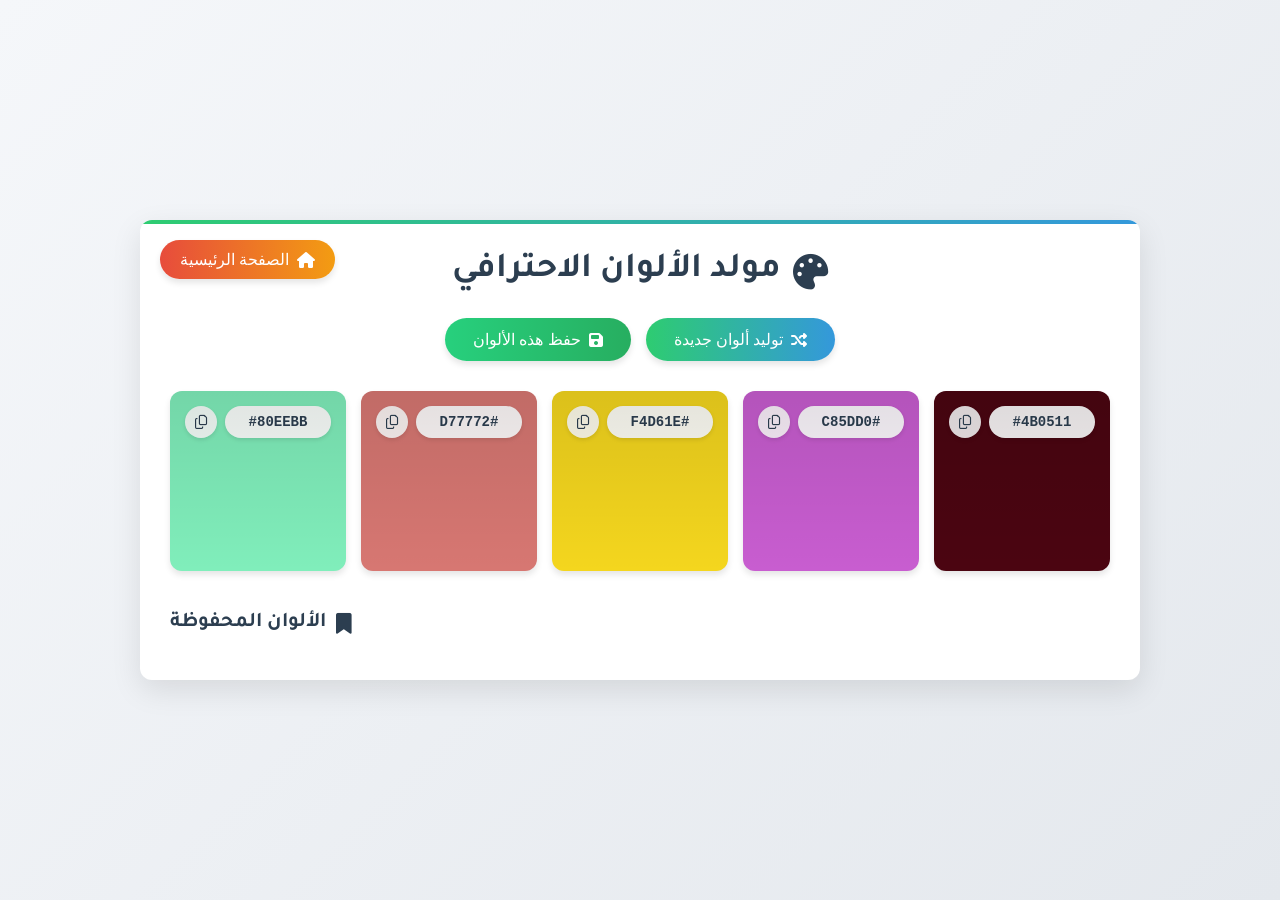
<file: projects/color-generator/index.html>
<!DOCTYPE html>
<html lang="ar" dir="rtl">
<head>
    <meta charset="UTF-8">
    <meta name="viewport" content="width=device-width, initial-scale=1.0">
    <title>مولد الألوان الاحترافي | technomads | الريادة التقنية اليمنية</title>
    <link rel="stylesheet" href="https://cdnjs.cloudflare.com/ajax/libs/font-awesome/6.4.0/css/all.min.css">
    <link href="https://fonts.googleapis.com/css2?family=Tajawal:wght@400;500;700&display=swap" rel="stylesheet">
    <style>
        :root {
            --primary-color: #3498db;
            --secondary-color: #2ecc71;
            --dark-color: #2c3e50;
            --light-color: #f8f9fa;
            --danger-color: #e74c3c;
            --success-color: #27ae60;
            --warning-color: #f39c12;
            --border-radius: 12px;
            --box-shadow: 0 10px 30px rgba(0, 0, 0, 0.1);
            --transition: all 0.3s cubic-bezier(0.25, 0.8, 0.25, 1);
        }
        
        * {
            box-sizing: border-box;
            margin: 0;
            padding: 0;
        }
        
        body {
            font-family: 'Tajawal', sans-serif;
            background: linear-gradient(135deg, #f5f7fa 0%, #e4e8ed 100%);
            display: flex;
            justify-content: center;
            align-items: center;
            min-height: 100vh;
            margin: 0;
            padding: 20px;
            color: var(--dark-color);
        }
        
        .main-container {
            width: 100%;
            max-width: 1000px;
            position: relative;
        }
        
        .container {
            background: white;
            border-radius: var(--border-radius);
            box-shadow: var(--box-shadow);
            padding: 30px;
            width: 100%;
            text-align: center;
            position: relative;
            overflow: hidden;
        }
        
        .container::before {
            content: '';
            position: absolute;
            top: 0;
            right: 0;
            width: 100%;
            height: 4px;
            background: linear-gradient(to left, var(--primary-color), var(--secondary-color));
        }
        
        h1 {
            color: var(--dark-color);
            margin-bottom: 25px;
            font-size: 2.2rem;
            display: flex;
            align-items: center;
            justify-content: center;
            gap: 12px;
        }
        
        .controls {
            display: flex;
            justify-content: center;
            gap: 15px;
            margin-bottom: 30px;
            flex-wrap: wrap;
        }
        
        .color-palette {
            display: grid;
            grid-template-columns: repeat(5, 1fr);
            gap: 15px;
            margin-bottom: 30px;
        }
        
        .color-box {
            height: 180px;
            border-radius: var(--border-radius);
            display: flex;
            flex-direction: column;
            justify-content: space-between;
            padding: 15px;
            cursor: pointer;
            transition: var(--transition);
            position: relative;
            overflow: hidden;
            box-shadow: 0 4px 6px rgba(0, 0, 0, 0.1);
        }
        
        .color-box:hover {
            transform: translateY(-5px);
            box-shadow: 0 15px 20px rgba(0, 0, 0, 0.15);
        }
        
        .color-box::after {
            content: '';
            position: absolute;
            top: 0;
            left: 0;
            width: 100%;
            height: 100%;
            background: linear-gradient(to bottom, rgba(0,0,0,0.1) 0%, rgba(0,0,0,0) 100%);
            pointer-events: none;
        }
        
        .color-actions {
            display: flex;
            justify-content: space-between;
            align-items: center;
            width: 100%;
        }
        
        .color-value {
            background: rgba(255, 255, 255, 0.95);
            padding: 8px 12px;
            border-radius: 20px;
            font-family: 'Courier New', monospace;
            font-size: 14px;
            font-weight: bold;
            box-shadow: 0 2px 4px rgba(0, 0, 0, 0.1);
            flex-grow: 1;
            text-align: center;
            margin-left: 8px;
        }
        
        .copy-btn {
            background: rgba(255, 255, 255, 0.9);
            border: none;
            width: 32px;
            height: 32px;
            border-radius: 50%;
            display: flex;
            align-items: center;
            justify-content: center;
            cursor: pointer;
            transition: var(--transition);
            box-shadow: 0 2px 4px rgba(0, 0, 0, 0.1);
        }
        
        .copy-btn:hover {
            background: white;
            transform: scale(1.1);
        }
        
        .copy-btn i {
            font-size: 14px;
            color: var(--dark-color);
        }
        
        .color-name {
            background: rgba(0, 0, 0, 0.7);
            color: white;
            padding: 5px 10px;
            border-radius: 20px;
            font-size: 12px;
            margin-top: 10px;
            align-self: flex-start;
            display: none;
        }
        
        .color-box:hover .color-name {
            display: block;
        }
        
        .btn {
            background: linear-gradient(to left, var(--primary-color), var(--secondary-color));
            color: white;
            border: none;
            padding: 12px 28px;
            border-radius: 30px;
            cursor: pointer;
            font-size: 16px;
            font-weight: 500;
            transition: var(--transition);
            display: flex;
            align-items: center;
            gap: 8px;
            box-shadow: 0 4px 6px rgba(0, 0, 0, 0.1);
        }
        
        .btn:hover {
            transform: translateY(-3px);
            box-shadow: 0 7px 14px rgba(0, 0, 0, 0.15);
        }
        
        .btn:active {
            transform: translateY(1px);
        }
        
        .btn-save {
            background: linear-gradient(to left, var(--success-color), #27d07d);
        }
        
        .btn-home {
            position: absolute;
            top: 20px;
            left: 20px;
            background: linear-gradient(to left, var(--warning-color), var(--danger-color));
            padding: 10px 20px;
            z-index: 10;
        }
        
        .saved-palettes {
            margin-top: 40px;
            text-align: right;
        }
        
        .saved-palettes h3 {
            margin-bottom: 15px;
            color: var(--dark-color);
            font-size: 1.3rem;
            display: flex;
            align-items: center;
            justify-content: flex-end;
            gap: 10px;
        }
        
        .saved-palettes-container {
            display: flex;
            flex-wrap: wrap;
            gap: 10px;
            justify-content: flex-end;
        }
        
        .saved-palette {
            display: inline-flex;
            margin-bottom: 5px;
            cursor: pointer;
            transition: var(--transition);
            border-radius: var(--border-radius);
            overflow: hidden;
            box-shadow: 0 3px 6px rgba(0, 0, 0, 0.1);
            position: relative;
        }
        
        .saved-palette:hover {
            transform: translateY(-3px);
            box-shadow: 0 7px 14px rgba(0, 0, 0, 0.15);
        }
        
        .saved-palette::after {
            content: 'تحميل';
            position: absolute;
            top: 0;
            right: 0;
            width: 100%;
            height: 100%;
            background: rgba(0, 0, 0, 0.7);
            color: white;
            display: flex;
            align-items: center;
            justify-content: center;
            opacity: 0;
            transition: var(--transition);
            font-size: 14px;
        }
        
        .saved-palette:hover::after {
            opacity: 1;
        }
        
        .saved-color {
            width: 35px;
            height: 35px;
        }
        
        .toast {
            position: fixed;
            bottom: 20px;
            right: 20px;
            background: var(--dark-color);
            color: white;
            padding: 12px 24px;
            border-radius: var(--border-radius);
            box-shadow: var(--box-shadow);
            transform: translateY(100px);
            opacity: 0;
            transition: var(--transition);
            z-index: 1000;
            display: flex;
            align-items: center;
            gap: 10px;
        }
        
        .toast.show {
            transform: translateY(0);
            opacity: 1;
        }
        
        @media (max-width: 900px) {
            .color-palette {
                grid-template-columns: repeat(3, 1fr);
            }
            
            .color-box {
                height: 150px;
            }
        }
        
        @media (max-width: 600px) {
            .color-palette {
                grid-template-columns: repeat(2, 1fr);
            }
            
            h1 {
                font-size: 1.8rem;
                margin-top: 20px;
            }
            
            .btn-home {
                position: relative;
                top: auto;
                left: auto;
                margin-bottom: 15px;
                width: 100%;
                justify-content: center;
            }
        }
        
        @media (max-width: 400px) {
            .color-palette {
                grid-template-columns: 1fr;
            }
            
            .controls {
                flex-direction: column;
            }
            
            .btn {
                width: 100%;
                justify-content: center;
            }
        }
    </style>
</head>
<body>
    <div class="main-container">
        <button class="btn btn-home" id="homeBtn" onclick="window.location.href='../index.html'">
            <i class="fas fa-home"></i> الصفحة الرئيسية
        </button>
        
        <div class="container">
            <h1><i class="fas fa-palette"></i> مولد الألوان الاحترافي</h1>
            
            <div class="controls">
                <button class="btn" id="generateBtn">
                    <i class="fas fa-random"></i> توليد ألوان جديدة
                </button>
                <button class="btn btn-save" id="saveBtn">
                    <i class="fas fa-save"></i> حفظ هذه الألوان
                </button>
            </div>
            
            <div class="color-palette" id="colorPalette"></div>
            
            <div class="saved-palettes">
                <h3><i class="fas fa-bookmark"></i> الألوان المحفوظة</h3>
                <div class="saved-palettes-container" id="savedPalettes"></div>
            </div>
        </div>
    </div>
    
    <div class="toast" id="toast">
        <i class="fas fa-check-circle"></i>
        <span id="toastMessage">تم النسخ إلى الحافظة!</span>
    </div>

    <script>
        // إعدادات التطبيق
        const colorNames = {
            'FF0000': 'أحمر', '00FF00': 'أخضر', '0000FF': 'أزرق',
            'FFFF00': 'أصفر', 'FF00FF': 'أرجواني', '00FFFF': 'سماوي',
            'FFA500': 'برتقالي', 'A52A2A': 'بني', 'FFFFFF': 'أبيض',
            '000000': 'أسود', '808080': 'رمادي'
        };
        
        // عناصر DOM
        const colorPalette = document.getElementById('colorPalette');
        const savedPalettes = document.getElementById('savedPalettes');
        const generateBtn = document.getElementById('generateBtn');
        const saveBtn = document.getElementById('saveBtn');
        const toast = document.getElementById('toast');
        const toastMessage = document.getElementById('toastMessage');
        
        // توليد لون عشوائي
        function generateRandomColor() {
            const letters = '0123456789ABCDEF';
            let color = '#';
            for (let i = 0; i < 6; i++) {
                color += letters[Math.floor(Math.random() * 16)];
            }
            return color;
        }
        
        // توليد لوحة ألوان جديدة
        function generatePalette() {
            colorPalette.innerHTML = '';
            
            for (let i = 0; i < 5; i++) {
                const color = generateRandomColor();
                createColorBox(color, colorPalette);
            }
        }
        
        // إنشاء مربع لون
        function createColorBox(color, container) {
            const colorBox = document.createElement('div');
            colorBox.className = 'color-box';
            colorBox.style.background = color;
            
            const hexColor = color.toUpperCase();
            const colorCode = hexColor.replace('#', '');
            const name = colorNames[colorCode] || '';
            
            // إنشاء عناصر واجهة المستخدم
            const colorName = document.createElement('div');
            colorName.className = 'color-name';
            colorName.textContent = name;
            
            const colorActions = document.createElement('div');
            colorActions.className = 'color-actions';
            
            const colorValue = document.createElement('div');
            colorValue.className = 'color-value';
            colorValue.textContent = hexColor;
            
            const copyBtn = document.createElement('button');
            copyBtn.className = 'copy-btn';
            copyBtn.innerHTML = '<i class="far fa-copy"></i>';
            copyBtn.addEventListener('click', (e) => {
                e.stopPropagation();
                copyToClipboard(hexColor);
                showToast(`تم نسخ ${hexColor} إلى الحافظة`);
            });
            
            // تجميع العناصر
            colorActions.appendChild(colorValue);
            colorActions.appendChild(copyBtn);
            
            colorBox.appendChild(colorName);
            colorBox.appendChild(colorActions);
            
            // إضافة حدث النقر لنسخ اللون
            colorBox.addEventListener('click', () => {
                copyToClipboard(hexColor);
                showToast(`تم نسخ ${hexColor} إلى الحافظة`);
            });
            
            container.appendChild(colorBox);
        }
        
        // حفظ اللوحة الحالية
        function savePalette() {
            const palette = document.getElementById('colorPalette');
            const colors = Array.from(palette.children).map(box => box.style.backgroundColor);
            
            // تحويل الألوان إلى HEX
            const hexColors = colors.map(color => rgbToHex(color));
            
            // إنشاء عنصر اللوحة المحفوظة
            const savedPalette = document.createElement('div');
            savedPalette.className = 'saved-palette';
            savedPalette.title = 'انقر لتحميل هذه الألوان';
            
            hexColors.forEach(color => {
                const savedColor = document.createElement('div');
                savedColor.className = 'saved-color';
                savedColor.style.background = color;
                savedPalette.appendChild(savedColor);
            });
            
            // إضافة حدث النقر لتحميل اللوحة
            savedPalette.addEventListener('click', () => {
                loadPalette(hexColors);
                showToast('تم تحميل اللوحة المحفوظة');
            });
            
            savedPalettes.appendChild(savedPalette);
            
            // حفظ في localStorage
            const saved = JSON.parse(localStorage.getItem('savedPalettes') || '[]');
            saved.push(hexColors);
            localStorage.setItem('savedPalettes', JSON.stringify(saved));
            
            showToast('تم حفظ اللوحة بنجاح');
        }
        
        // تحميل لوحة محفوظة
        function loadPalette(colors) {
            colorPalette.innerHTML = '';
            
            colors.forEach(color => {
                createColorBox(color, colorPalette);
            });
        }
        
        // تحويل RGB إلى HEX
        function rgbToHex(rgb) {
            if (rgb.startsWith('#')) return rgb.toUpperCase();
            
            const values = rgb.match(/\d+/g);
            if (!values || values.length < 3) return '#000000';
            
            const r = parseInt(values[0]).toString(16).padStart(2, '0');
            const g = parseInt(values[1]).toString(16).padStart(2, '0');
            const b = parseInt(values[2]).toString(16).padStart(2, '0');
            
            return `#${r}${g}${b}`.toUpperCase();
        }
        
        // تحميل اللوحات المحفوظة
        function loadSavedPalettes() {
            const saved = JSON.parse(localStorage.getItem('savedPalettes') || '[]');
            
            saved.forEach(palette => {
                const savedPalette = document.createElement('div');
                savedPalette.className = 'saved-palette';
                savedPalette.title = 'انقر لتحميل هذه الألوان';
                
                palette.forEach(color => {
                    const savedColor = document.createElement('div');
                    savedColor.className = 'saved-color';
                    savedColor.style.background = color;
                    savedPalette.appendChild(savedColor);
                });
                
                savedPalette.addEventListener('click', () => {
                    loadPalette(palette);
                    showToast('تم تحميل اللوحة المحفوظة');
                });
                
                savedPalettes.appendChild(savedPalette);
            });
        }
        
        // نسخ إلى الحافظة
        function copyToClipboard(text) {
            navigator.clipboard.writeText(text).catch(err => {
                console.error('Failed to copy: ', err);
            });
        }
        
        // عرض إشعار
        function showToast(message) {
            toastMessage.textContent = message;
            toast.classList.add('show');
            
            setTimeout(() => {
                toast.classList.remove('show');
            }, 3000);
        }
        
        // أحداث النقر
        generateBtn.addEventListener('click', generatePalette);
        saveBtn.addEventListener('click', savePalette);
        
        // التهيئة الأولية
        document.addEventListener('DOMContentLoaded', () => {
            generatePalette();
            loadSavedPalettes();
        });
    </script>
</body>
</html>
</file>
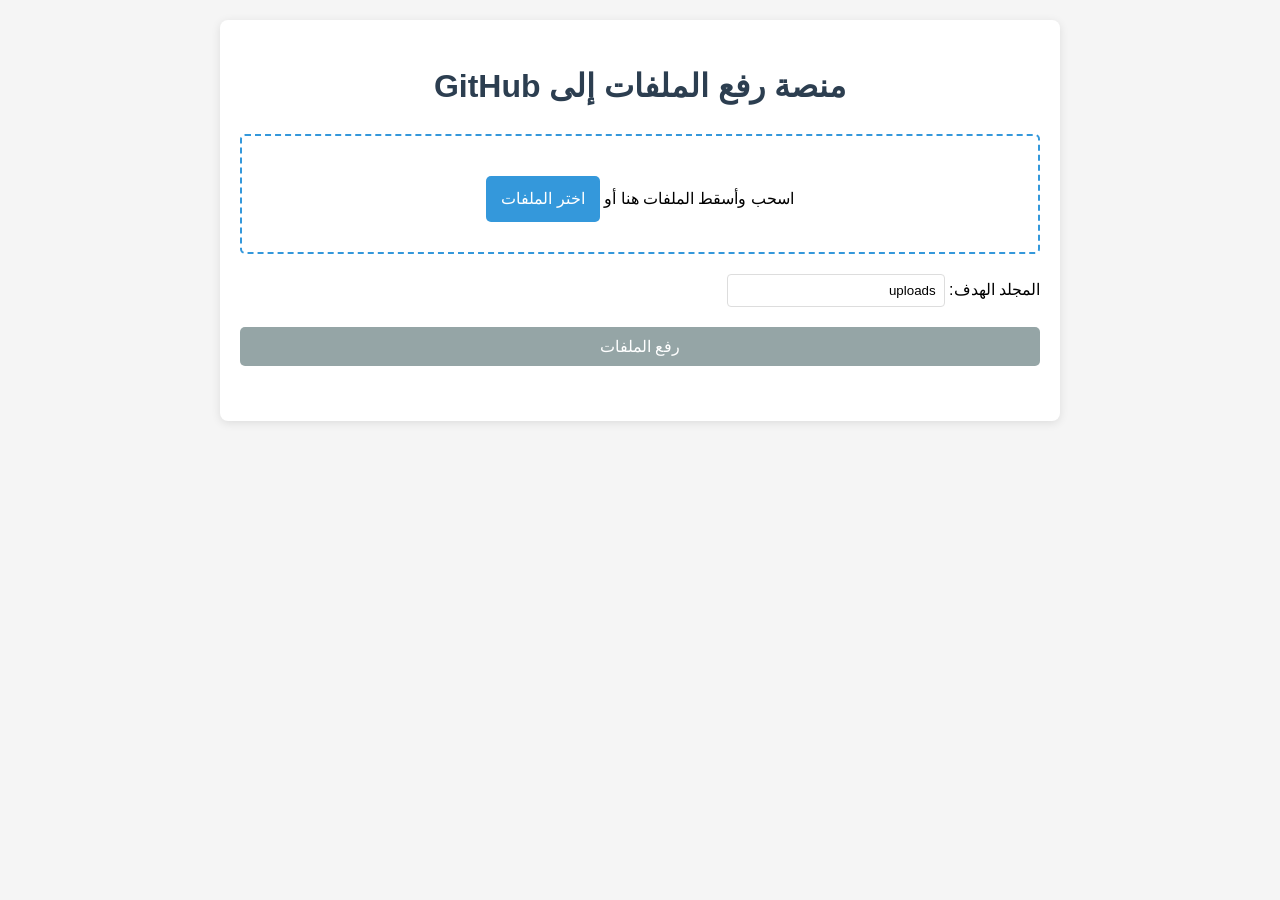
<file: projects/fileuploader/index.html>
<!DOCTYPE html>
<html lang="ar" dir="rtl">
<head>
    <meta charset="UTF-8">
    <meta name="viewport" content="width=device-width, initial-scale=1.0">
    <title>رفع الملفات إلى GitHub</title>
    <link rel="stylesheet" href="assets/css/style.css">
</head>
<body>
    <div class="container">
        <h1>منصة رفع الملفات إلى GitHub</h1>
        
        <div class="upload-area" id="uploadArea">
            <span>اسحب وأسقط الملفات هنا أو</span>
            <input type="file" id="fileInput" multiple>
            <label for="fileInput">اختر الملفات</label>
        </div>
        
        <div class="folder-input">
            <label for="targetFolder">المجلد الهدف:</label>
            <input type="text" id="targetFolder" placeholder="uploads" value="uploads">
        </div>
        
        <div id="fileList"></div>
        
        <button id="uploadBtn" disabled>رفع الملفات</button>
        
        <div id="progressContainer" class="hidden">
            <progress id="uploadProgress" value="0" max="100"></progress>
            <span id="progressText">0%</span>
        </div>
        
        <div id="statusMessage"></div>
    </div>

    <script src="assets/js/upload.js"></script>
</body>
</html>
</file>
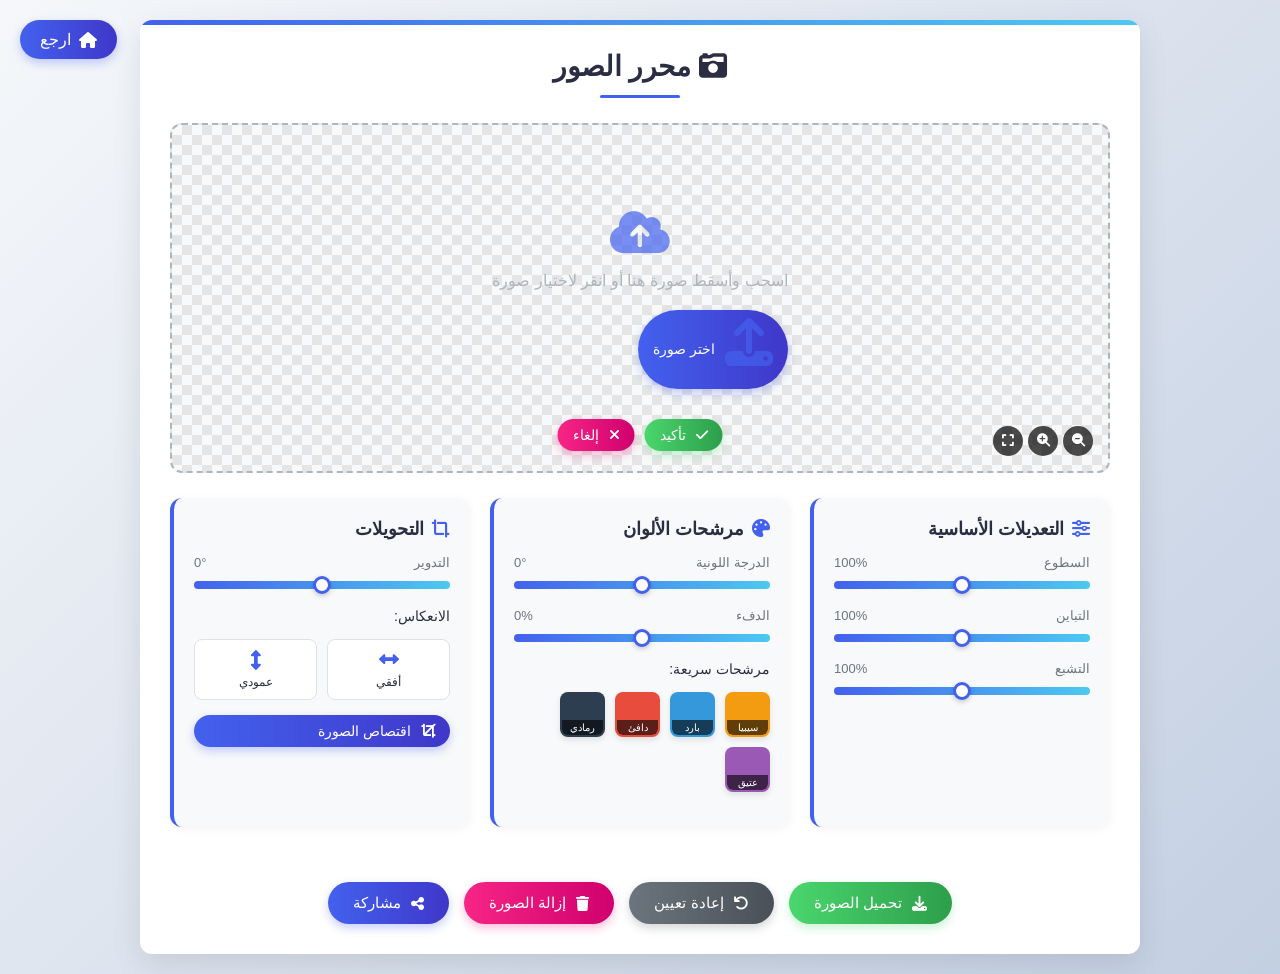
<file: projects/image-editor/index.html>
<!DOCTYPE html>
<html lang="ar" dir="rtl">
<head>
    <meta charset="UTF-8">
    <meta name="viewport" content="width=device-width, initial-scale=1.0">
    <title>محرر الصور المتقدم | technomads | الريادة التقنية اليمنية</title>
    <link rel="stylesheet" href="https://cdnjs.cloudflare.com/ajax/libs/font-awesome/6.4.0/css/all.min.css">
    <style>
        :root {
            --primary-color: #4361ee;
            --secondary-color: #3f37c9;
            --accent-color: #4cc9f0;
            --danger-color: #f72585;
            --success-color: #4ad66d;
            --dark-color: #2b2d42;
            --light-color: #f8f9fa;
            --gray-color: #adb5bd;
            --border-radius: 12px;
            --box-shadow: 0 10px 30px rgba(0, 0, 0, 0.1);
            --transition: all 0.3s ease;
        }
        
        * {
            box-sizing: border-box;
            margin: 0;
            padding: 0;
        }
        
        body {
            font-family: 'Tajawal', 'Arial', sans-serif;
            background: linear-gradient(135deg, #f5f7fa 0%, #c3cfe2 100%);
            display: flex;
            justify-content: center;
            align-items: center;
            min-height: 100vh;
            margin: 0;
            padding: 20px;
            color: var(--dark-color);
        }
        
        .editor-container {
            background: white;
            border-radius: var(--border-radius);
            box-shadow: var(--box-shadow);
            padding: 30px;
            width: 100%;
            max-width: 1000px;
            position: relative;
            overflow: hidden;
        }
        
        .editor-container::before {
            content: '';
            position: absolute;
            top: 0;
            right: 0;
            width: 100%;
            height: 5px;
            background: linear-gradient(90deg, var(--primary-color), var(--accent-color));
        }
        
        h1 {
            color: var(--dark-color);
            margin-bottom: 25px;
            text-align: center;
            font-size: 28px;
            position: relative;
            padding-bottom: 15px;
        }
        
        h1::after {
            content: '';
            position: absolute;
            bottom: 0;
            right: 50%;
            transform: translateX(50%);
            width: 80px;
            height: 3px;
            background: var(--primary-color);
            border-radius: 3px;
        }
        
        .editor-area {
            display: flex;
            flex-direction: column;
            gap: 25px;
        }
        
        .image-section {
            display: flex;
            flex-direction: column;
            gap: 20px;
        }
        
        .image-preview {
            border: 2px dashed var(--gray-color);
            border-radius: var(--border-radius);
            min-height: 350px;
            display: flex;
            justify-content: center;
            align-items: center;
            position: relative;
            overflow: hidden;
            transition: var(--transition);
            background-color: #f8f9fa;
            background-image: linear-gradient(45deg, #e5e5e5 25%, transparent 25%, transparent 75%, #e5e5e5 75%, #e5e5e5),
                              linear-gradient(45deg, #e5e5e5 25%, transparent 25%, transparent 75%, #e5e5e5 75%, #e5e5e5);
            background-size: 20px 20px;
            background-position: 0 0, 10px 10px;
        }
        
        .image-preview.active {
            border-color: var(--primary-color);
            background-image: none;
        }
        
        .image-preview img {
            max-width: 100%;
            max-height: 450px;
            display: none;
            object-fit: contain;
            border-radius: 8px;
            box-shadow: 0 4px 15px rgba(0, 0, 0, 0.1);
        }
        
        .upload-area {
            text-align: center;
            padding: 30px 20px;
            color: var(--gray-color);
            transition: var(--transition);
        }
        
        .upload-area i {
            font-size: 48px;
            margin-bottom: 15px;
            color: var(--primary-color);
            opacity: 0.7;
        }
        
        .upload-area p {
            margin-bottom: 20px;
            font-size: 16px;
        }
        
        .controls-section {
            display: grid;
            grid-template-columns: repeat(auto-fit, minmax(200px, 1fr));
            gap: 20px;
            margin-bottom: 20px;
        }
        
        .control-group {
            background: var(--light-color);
            padding: 20px;
            border-radius: var(--border-radius);
            border-left: 4px solid var(--primary-color);
            box-shadow: 0 2px 10px rgba(0, 0, 0, 0.05);
            transition: var(--transition);
        }
        
        .control-group:hover {
            transform: translateY(-5px);
            box-shadow: 0 5px 15px rgba(0, 0, 0, 0.1);
        }
        
        .control-group h3 {
            margin-top: 0;
            margin-bottom: 15px;
            font-size: 18px;
            color: var(--dark-color);
            display: flex;
            align-items: center;
            gap: 8px;
        }
        
        .control-group h3 i {
            color: var(--primary-color);
        }
        
        .control-item {
            margin-bottom: 15px;
        }
        
        .control-item label {
            display: block;
            margin-bottom: 8px;
            font-size: 14px;
            color: var(--dark-color);
            font-weight: 500;
        }
        
        .control-value {
            display: flex;
            justify-content: space-between;
            align-items: center;
            margin-bottom: 5px;
            font-size: 13px;
            color: #6c757d;
        }
        
        input[type="range"] {
            width: 100%;
            height: 8px;
            -webkit-appearance: none;
            background: linear-gradient(to right, var(--primary-color), var(--accent-color));
            border-radius: 10px;
            outline: none;
            transition: var(--transition);
        }
        
        input[type="range"]::-webkit-slider-thumb {
            -webkit-appearance: none;
            width: 18px;
            height: 18px;
            background: white;
            border-radius: 50%;
            border: 3px solid var(--primary-color);
            cursor: pointer;
            box-shadow: 0 2px 5px rgba(0, 0, 0, 0.2);
        }
        
        .filter-presets {
            display: flex;
            gap: 10px;
            flex-wrap: wrap;
            margin-top: 15px;
        }
        
        .filter-preset {
            width: 45px;
            height: 45px;
            border-radius: 8px;
            cursor: pointer;
            border: 2px solid transparent;
            transition: var(--transition);
            position: relative;
            overflow: hidden;
            box-shadow: 0 3px 6px rgba(0, 0, 0, 0.1);
        }
        
        .filter-preset:hover {
            transform: scale(1.05);
            box-shadow: 0 5px 10px rgba(0, 0, 0, 0.15);
        }
        
        .filter-preset.active {
            border-color: var(--primary-color);
            box-shadow: 0 0 0 3px rgba(67, 97, 238, 0.3);
        }
        
        .filter-preset .preset-name {
            position: absolute;
            bottom: 0;
            right: 0;
            left: 0;
            background: rgba(0, 0, 0, 0.6);
            color: white;
            font-size: 10px;
            padding: 2px;
            text-align: center;
            border-bottom-left-radius: 6px;
            border-bottom-right-radius: 6px;
        }
        
        .action-buttons {
            display: flex;
            justify-content: center;
            gap: 15px;
            flex-wrap: wrap;
            margin-top: 10px;
        }
        
        .btn {
            background: linear-gradient(to right, var(--primary-color), var(--secondary-color));
            color: white;
            border: none;
            padding: 12px 25px;
            border-radius: 50px;
            cursor: pointer;
            font-size: 15px;
            font-weight: 500;
            transition: var(--transition);
            display: flex;
            align-items: center;
            gap: 10px;
            box-shadow: 0 4px 10px rgba(67, 97, 238, 0.3);
            position: relative;
            overflow: hidden;
        }
        
        .btn::before {
            content: '';
            position: absolute;
            top: 0;
            right: 0;
            width: 100%;
            height: 100%;
            background: linear-gradient(to right, var(--secondary-color), var(--primary-color));
            opacity: 0;
            transition: var(--transition);
            z-index: 1;
        }
        
        .btn:hover::before {
            opacity: 1;
        }
        
        .btn:hover {
            transform: translateY(-3px);
            box-shadow: 0 7px 15px rgba(67, 97, 238, 0.4);
        }
        
        .btn:active {
            transform: translateY(1px);
        }
        
        .btn i, .btn span {
            position: relative;
            z-index: 2;
        }
        
        .btn-secondary {
            background: linear-gradient(to right, #6c757d, #495057);
            box-shadow: 0 4px 10px rgba(108, 117, 125, 0.3);
        }
        
        .btn-secondary::before {
            background: linear-gradient(to right, #495057, #6c757d);
        }
        
        .btn-danger {
            background: linear-gradient(to right, var(--danger-color), #d0006e);
            box-shadow: 0 4px 10px rgba(247, 37, 133, 0.3);
        }
        
        .btn-danger::before {
            background: linear-gradient(to right, #d0006e, var(--danger-color));
        }
        
        .btn-success {
            background: linear-gradient(to right, var(--success-color), #2d9e4b);
            box-shadow: 0 4px 10px rgba(74, 214, 109, 0.3);
        }
        
        .btn-success::before {
            background: linear-gradient(to right, #2d9e4b, var(--success-color));
        }
        
        .btn-sm {
            padding: 8px 15px;
            font-size: 14px;
        }
        
        .flip-buttons {
            display: flex;
            gap: 10px;
            margin-top: 15px;
        }
        
        .flip-btn {
            flex: 1;
            background: white;
            border: 1px solid #dee2e6;
            padding: 10px;
            border-radius: 8px;
            cursor: pointer;
            transition: var(--transition);
            display: flex;
            flex-direction: column;
            align-items: center;
            gap: 5px;
        }
        
        .flip-btn i {
            color: var(--primary-color);
            font-size: 20px;
        }
        
        .flip-btn span {
            font-size: 12px;
            color: var(--dark-color);
        }
        
        .flip-btn:hover {
            background: #f1f3f5;
            border-color: var(--primary-color);
        }
        
        .flip-btn.active {
            background: rgba(67, 97, 238, 0.1);
            border-color: var(--primary-color);
        }
        
        .image-info {
            display: none;
            background: rgba(0, 0, 0, 0.7);
            color: white;
            padding: 8px 12px;
            border-radius: 20px;
            font-size: 12px;
            position: absolute;
            bottom: 15px;
            left: 15px;
            z-index: 10;
        }
        
        .zoom-controls {
            position: absolute;
            bottom: 15px;
            right: 15px;
            display: flex;
            gap: 5px;
            z-index: 10;
        }
        
        .zoom-btn {
            width: 30px;
            height: 30px;
            background: rgba(0, 0, 0, 0.7);
            color: white;
            border: none;
            border-radius: 50%;
            display: flex;
            align-items: center;
            justify-content: center;
            cursor: pointer;
            transition: var(--transition);
        }
        
        .zoom-btn:hover {
            background: var(--primary-color);
            transform: scale(1.1);
        }
        
        .crop-overlay {
            display: none;
            position: absolute;
            top: 0;
            left: 0;
            right: 0;
            bottom: 0;
            background: rgba(0, 0, 0, 0.5);
            z-index: 20;
        }
        
        .crop-controls {
            position: absolute;
            bottom: 20px;
            right: 50%;
            transform: translateX(50%);
            display: flex;
            gap: 10px;
            z-index: 21;
        }
        
        .progress-container {
            width: 100%;
            height: 5px;
            background: #e9ecef;
            border-radius: 5px;
            margin-top: 15px;
            overflow: hidden;
            display: none;
        }
        
        .progress-bar {
            height: 100%;
            background: linear-gradient(to right, var(--primary-color), var(--accent-color));
            width: 0%;
            transition: width 0.3s ease;
        }
        
        @media (max-width: 768px) {
            .editor-container {
                padding: 20px;
            }
            
            .controls-section {
                grid-template-columns: 1fr;
            }
            
            .action-buttons {
                flex-direction: column;
                gap: 10px;
            }
            
            .btn {
                width: 100%;
                justify-content: center;
            }
        }
        
        /* Animation */
        @keyframes fadeIn {
            from { opacity: 0; transform: translateY(10px); }
            to { opacity: 1; transform: translateY(0); }
        }
        
        .editor-container {
            animation: fadeIn 0.5s ease-out;
        }
        
        .control-group {
            animation: fadeIn 0.6s ease-out;
        }
        
        /* Tooltip */
        .tooltip {
            position: relative;
            display: inline-block;
        }
        
        .tooltip .tooltiptext {
            visibility: hidden;
            width: 120px;
            background-color: var(--dark-color);
            color: #fff;
            text-align: center;
            border-radius: 6px;
            padding: 5px;
            position: absolute;
            z-index: 1;
            bottom: 125%;
            right: 50%;
            margin-right: -60px;
            opacity: 0;
            transition: opacity 0.3s;
            font-size: 12px;
        }
        
        .tooltip .tooltiptext::after {
            content: "";
            position: absolute;
            top: 100%;
            right: 50%;
            margin-right: -5px;
            border-width: 5px;
            border-style: solid;
            border-color: var(--dark-color) transparent transparent transparent;
        }
        
        .tooltip:hover .tooltiptext {
            visibility: visible;
            opacity: 1;
        }
    .home-btn:hover {
    transform: translateY(-3px);
    box-shadow: 0 7px 15px rgba(67, 97, 238, 0.4);
}

.home-btn:active {
    transform: translateY(1px);
}
    </style>
</head>
<body>
    <div class="editor-container">
        <h1><i class="fas fa-camera-retro"></i> محرر الصور </h1>
        
        <div class="editor-area">
            <div class="image-section">
                <div class="image-preview" id="imagePreview">
                    <img id="previewImage" alt="الصورة المعالجة">
                    <div class="upload-area" id="uploadArea">
                        <i class="fas fa-cloud-upload-alt"></i>
                        <p>اسحب وأسقط صورة هنا أو انقر لاختيار صورة</p>
                        <button class="btn btn-sm" onclick="document.getElementById('imageUpload').click()">
                            <i class="fas fa-upload"></i> اختر صورة
                        </button>
                    </div>
                    <div class="image-info" id="imageInfo"></div>
                    <div class="zoom-controls">
                        <button class="zoom-btn" onclick="zoomImage(-0.1)"><i class="fas fa-search-minus"></i></button>
                        <button class="zoom-btn" onclick="zoomImage(0.1)"><i class="fas fa-search-plus"></i></button>
                        <button class="zoom-btn" onclick="resetZoom()"><i class="fas fa-expand"></i></button>
                    </div>
                    <div class="crop-overlay" id="cropOverlay"></div>
                    <div class="crop-controls" id="cropControls">
                        <button class="btn btn-success btn-sm" onclick="applyCrop()"><i class="fas fa-check"></i> تأكيد</button>
                        <button class="btn btn-danger btn-sm" onclick="cancelCrop()"><i class="fas fa-times"></i> إلغاء</button>
                    </div>
                </div>
                <div class="progress-container" id="progressContainer">
                    <div class="progress-bar" id="progressBar"></div>
                </div>
                <input type="file" id="imageUpload" accept="image/*" style="display: none;">
            </div>
            
            <div class="controls-section">
                <div class="control-group">
                    <h3><i class="fas fa-sliders-h"></i> التعديلات الأساسية</h3>
                    <div class="control-item">
                        <div class="control-value">
                            <span>السطوع</span>
                            <span id="brightnessValue">100%</span>
                        </div>
                        <input type="range" id="brightness" min="0" max="200" value="100">
                    </div>
                    <div class="control-item">
                        <div class="control-value">
                            <span>التباين</span>
                            <span id="contrastValue">100%</span>
                        </div>
                        <input type="range" id="contrast" min="0" max="200" value="100">
                    </div>
                    <div class="control-item">
                        <div class="control-value">
                            <span>التشبع</span>
                            <span id="saturationValue">100%</span>
                        </div>
                        <input type="range" id="saturation" min="0" max="200" value="100">
                    </div>
                </div>
                
                <div class="control-group">
                    <h3><i class="fas fa-palette"></i> مرشحات الألوان</h3>
                    <div class="control-item">
                        <div class="control-value">
                            <span>الدرجة اللونية</span>
                            <span id="hueValue">0°</span>
                        </div>
                        <input type="range" id="hue" min="-180" max="180" value="0">
                    </div>
                    <div class="control-item">
                        <div class="control-value">
                            <span>الدفء</span>
                            <span id="warmthValue">0%</span>
                        </div>
                        <input type="range" id="warmth" min="-100" max="100" value="0">
                    </div>
                    <div class="control-item">
                        <label>مرشحات سريعة:</label>
                        <div class="filter-presets">
                            <div class="filter-preset" style="background: #f39c12;" onclick="applyPreset('sepia')">
                                <div class="preset-name">سيبيا</div>
                            </div>
                            <div class="filter-preset" style="background: #3498db;" onclick="applyPreset('cool')">
                                <div class="preset-name">بارد</div>
                            </div>
                            <div class="filter-preset" style="background: #e74c3c;" onclick="applyPreset('warm')">
                                <div class="preset-name">دافئ</div>
                            </div>
                            <div class="filter-preset" style="background: #2c3e50;" onclick="applyPreset('grayscale')">
                                <div class="preset-name">رمادي</div>
                            </div>
                            <div class="filter-preset" style="background: #9b59b6;" onclick="applyPreset('vintage')">
                                <div class="preset-name">عتيق</div>
                            </div>
                        </div>
                    </div>
                </div>
                
                <div class="control-group">
                    <h3><i class="fas fa-crop-alt"></i> التحويلات</h3>
                    <div class="control-item">
                        <div class="control-value">
                            <span>التدوير</span>
                            <span id="rotateValue">0°</span>
                        </div>
                        <input type="range" id="rotate" min="-180" max="180" value="0">
                    </div>
                    <div class="control-item">
                        <label>الانعكاس:</label>
                        <div class="flip-buttons">
                            <div class="flip-btn" id="flipHorizontalBtn" onclick="flipImage('horizontal')">
                                <i class="fas fa-arrows-alt-h"></i>
                                <span>أفقي</span>
                            </div>
                            <div class="flip-btn" id="flipVerticalBtn" onclick="flipImage('vertical')">
                                <i class="fas fa-arrows-alt-v"></i>
                                <span>عمودي</span>
                            </div>
                        </div>
                    </div>
                    <div class="control-item">
                        <button class="btn btn-sm" onclick="startCrop()" style="width: 100%; margin-top: 10px;">
                            <i class="fas fa-crop"></i> اقتصاص الصورة
                        </button>
                    </div>
                </div>
            </div>
            
            <div class="action-buttons">
                <button class="btn btn-success" id="downloadBtn" disabled>
                    <i class="fas fa-download"></i> <span>تحميل الصورة</span>
                </button>
                <button class="btn btn-secondary" id="resetBtn" disabled>
                    <i class="fas fa-undo"></i> <span>إعادة تعيين</span>
                </button>
                <button class="btn btn-danger" id="removeBtn" disabled>
                    <i class="fas fa-trash"></i> <span>إزالة الصورة</span>
                </button>
                <button class="btn" id="shareBtn" disabled>
                    <i class="fas fa-share-alt"></i> <span>مشاركة</span>
                </button>
            </div>
        </div>
    </div>
<!-- أضف هذا الزر في الجزء العلوي من صفحة محرر الصور -->
    <link rel="stylesheet" href="https://cdnjs.cloudflare.com/ajax/libs/font-awesome/6.4.0/css/all.min.css">
<a href="../index.html" class="home-btn" style="position: absolute; top: 20px; left: 20px; z-index: 1000; background: linear-gradient(to right, #4361ee, #3f37c9); color: white; padding: 10px 20px; border-radius: 50px; text-decoration: none; display: flex; align-items: center; gap: 8px; box-shadow: 0 4px 10px rgba(67, 97, 238, 0.3); transition: all 0.3s ease;">
    <i class="fas fa-home"></i>ارجع
</a>
    <script>
        // Global variables
        let originalImage = null;
        let currentImage = null;
        let currentFilters = {
            brightness: 100,
            contrast: 100,
            saturation: 100,
            hue: 0,
            warmth: 0,
            rotate: 0,
            flipHorizontal: 1,
            flipVertical: 1,
            zoom: 1
        };
        let activePreset = null;
        let isCropping = false;
        let cropStartX, cropStartY, cropEndX, cropEndY;
        let cropRect = null;
        
        // DOM elements
        const imageUpload = document.getElementById('imageUpload');
        const previewImage = document.getElementById('previewImage');
        const imagePreview = document.getElementById('imagePreview');
        const uploadArea = document.getElementById('uploadArea');
        const imageInfo = document.getElementById('imageInfo');
        const progressContainer = document.getElementById('progressContainer');
        const progressBar = document.getElementById('progressBar');
        const cropOverlay = document.getElementById('cropOverlay');
        const cropControls = document.getElementById('cropControls');
        const flipHorizontalBtn = document.getElementById('flipHorizontalBtn');
        const flipVerticalBtn = document.getElementById('flipVerticalBtn');
        
        // Control elements
        const brightness = document.getElementById('brightness');
        const contrast = document.getElementById('contrast');
        const saturation = document.getElementById('saturation');
        const hue = document.getElementById('hue');
        const warmth = document.getElementById('warmth');
        const rotate = document.getElementById('rotate');
        
        // Value displays
        const brightnessValue = document.getElementById('brightnessValue');
        const contrastValue = document.getElementById('contrastValue');
        const saturationValue = document.getElementById('saturationValue');
        const hueValue = document.getElementById('hueValue');
        const warmthValue = document.getElementById('warmthValue');
        const rotateValue = document.getElementById('rotateValue');
        
        // Buttons
        const downloadBtn = document.getElementById('downloadBtn');
        const resetBtn = document.getElementById('resetBtn');
        const removeBtn = document.getElementById('removeBtn');
        const shareBtn = document.getElementById('shareBtn');
        
        // Initialize
        document.addEventListener('DOMContentLoaded', () => {
            // Set up event listeners
            setupEventListeners();
            
            // Check for saved image in localStorage
            checkForSavedImage();
        });
        
        function setupEventListeners() {
            // Drag and drop events
            imagePreview.addEventListener('dragover', handleDragOver);
            imagePreview.addEventListener('dragleave', handleDragLeave);
            imagePreview.addEventListener('drop', handleDrop);
            
            // Image upload
            imageUpload.addEventListener('change', handleImageUpload);
            
            // Control inputs
            brightness.addEventListener('input', updateBrightness);
            contrast.addEventListener('input', updateContrast);
            saturation.addEventListener('input', updateSaturation);
            hue.addEventListener('input', updateHue);
            warmth.addEventListener('input', updateWarmth);
            rotate.addEventListener('input', updateRotate);
            
            // Buttons
            downloadBtn.addEventListener('click', downloadImage);
            resetBtn.addEventListener('click', resetFilters);
            removeBtn.addEventListener('click', removeImage);
            shareBtn.addEventListener('click', shareImage);
            
            // Crop events
            imagePreview.addEventListener('mousedown', startCropSelection);
            imagePreview.addEventListener('mousemove', resizeCropSelection);
            imagePreview.addEventListener('mouseup', endCropSelection);
            
            // Touch events for mobile
            imagePreview.addEventListener('touchstart', handleTouchStart);
            imagePreview.addEventListener('touchmove', handleTouchMove);
            imagePreview.addEventListener('touchend', handleTouchEnd);
        }
        
        function checkForSavedImage() {
            const savedImage = localStorage.getItem('lastEditedImage');
            if (savedImage) {
                loadImageFromDataURL(savedImage);
            }
        }
        
        // Drag and drop handlers
        function handleDragOver(e) {
            e.preventDefault();
            e.stopPropagation();
            imagePreview.classList.add('active');
        }
        
        function handleDragLeave(e) {
            e.preventDefault();
            e.stopPropagation();
            imagePreview.classList.remove('active');
        }
        
        function handleDrop(e) {
            e.preventDefault();
            e.stopPropagation();
            imagePreview.classList.remove('active');
            
            if (e.dataTransfer.files.length) {
                loadImage(e.dataTransfer.files[0]);
            }
        }
        
        // Image upload handler
        function handleImageUpload(e) {
            if (e.target.files.length) {
                loadImage(e.target.files[0]);
            }
        }
        
        // Load image from file
        function loadImage(file) {
            if (!file.type.match('image.*')) {
                showError('الرجاء اختيار ملف صورة فقط');
                return;
            }
            
            showProgress();
            
            const reader = new FileReader();
            reader.onload = (e) => {
                loadImageFromDataURL(e.target.result);
                hideProgress();
            };
            
            reader.onerror = () => {
                hideProgress();
                showError('حدث خطأ أثناء قراءة الملف');
            };
            
            reader.readAsDataURL(file);
        }
        
        // Load image from data URL
        function loadImageFromDataURL(dataURL) {
            originalImage = new Image();
            originalImage.onload = () => {
                currentImage = new Image();
                currentImage.onload = () => {
                    previewImage.src = dataURL;
                    previewImage.style.display = 'block';
                    uploadArea.style.display = 'none';
                    
                    // Update image info
                    updateImageInfo();
                    
                    // Enable controls
                    enableControls();
                    
                    // Reset filters
                    resetFilters();
                    
                    // Save to localStorage
                    localStorage.setItem('lastEditedImage', dataURL);
                };
                currentImage.src = dataURL;
            };
            originalImage.src = dataURL;
        }
        
        // Update image info display
        function updateImageInfo() {
            if (originalImage) {
                imageInfo.style.display = 'block';
                imageInfo.textContent = `${originalImage.width} × ${originalImage.height} بكسل`;
            }
        }
        
        // Enable all controls
        function enableControls() {
            downloadBtn.disabled = false;
            resetBtn.disabled = false;
            removeBtn.disabled = false;
            shareBtn.disabled = false;
        }
        
        // Disable all controls
        function disableControls() {
            downloadBtn.disabled = true;
            resetBtn.disabled = true;
            removeBtn.disabled = true;
            shareBtn.disabled = true;
        }
        
        // Show progress bar
        function showProgress() {
            progressContainer.style.display = 'block';
            progressBar.style.width = '0%';
            
            // Simulate progress for better UX
            let progress = 0;
            const interval = setInterval(() => {
                progress += Math.random() * 10;
                if (progress >= 90) {
                    clearInterval(interval);
                }
                progressBar.style.width = `${progress}%`;
            }, 100);
        }
        
        // Hide progress bar
        function hideProgress() {
            progressBar.style.width = '100%';
            setTimeout(() => {
                progressContainer.style.display = 'none';
            }, 500);
        }
        
        // Show error message
        function showError(message) {
            alert(message); // In a real app, you'd use a nicer notification system
        }
        
        // Control update functions
        function updateBrightness() {
            currentFilters.brightness = brightness.value;
            brightnessValue.textContent = `${brightness.value}%`;
            applyFilters();
        }
        
        function updateContrast() {
            currentFilters.contrast = contrast.value;
            contrastValue.textContent = `${contrast.value}%`;
            applyFilters();
        }
        
        function updateSaturation() {
            currentFilters.saturation = saturation.value;
            saturationValue.textContent = `${saturation.value}%`;
            applyFilters();
        }
        
        function updateHue() {
            currentFilters.hue = hue.value;
            hueValue.textContent = `${hue.value}°`;
            applyFilters();
        }
        
        function updateWarmth() {
            currentFilters.warmth = warmth.value;
            warmthValue.textContent = `${warmth.value}%`;
            applyFilters();
        }
        
        function updateRotate() {
            currentFilters.rotate = rotate.value;
            rotateValue.textContent = `${rotate.value}°`;
            applyFilters();
        }
        
        // Apply all filters to image
        function applyFilters() {
            if (!originalImage) return;
            
            const filters = [
                `brightness(${currentFilters.brightness}%)`,
                `contrast(${currentFilters.contrast}%)`,
                `saturate(${currentFilters.saturation}%)`,
                `hue-rotate(${currentFilters.hue}deg)`,
                `sepia(${Math.abs(currentFilters.warmth)}%)`,
            ];
            
            const transform = [
                `rotate(${currentFilters.rotate}deg)`,
                `scaleX(${currentFilters.flipHorizontal})`,
                `scaleY(${currentFilters.flipVertical})`,
                `scale(${currentFilters.zoom})`
            ];
            
            previewImage.style.filter = filters.join(' ');
            previewImage.style.transform = transform.join(' ');
        }
        
        // Flip image
        function flipImage(direction) {
            if (direction === 'horizontal') {
                currentFilters.flipHorizontal *= -1;
                flipHorizontalBtn.classList.toggle('active', currentFilters.flipHorizontal === -1);
            } else {
                currentFilters.flipVertical *= -1;
                flipVerticalBtn.classList.toggle('active', currentFilters.flipVertical === -1);
            }
            applyFilters();
        }
        
        // Zoom functions
        function zoomImage(amount) {
            currentFilters.zoom = Math.max(0.1, Math.min(3, currentFilters.zoom + amount));
            applyFilters();
        }
        
        function resetZoom() {
            currentFilters.zoom = 1;
            applyFilters();
        }
        
        // Apply preset filters
        function applyPreset(preset) {
            // Reset active preset
            if (activePreset) {
                document.querySelectorAll('.filter-preset').forEach(el => {
                    el.classList.remove('active');
                });
            }
            
            // Set new preset
            activePreset = preset;
            
            // Highlight active preset
            event.target.classList.add('active');
            
            switch(preset) {
                case 'sepia':
                    currentFilters.brightness = 100;
                    currentFilters.contrast = 100;
                    currentFilters.saturation = 50;
                    currentFilters.hue = 0;
                    currentFilters.warmth = 80;
                    break;
                case 'cool':
                    currentFilters.brightness = 100;
                    currentFilters.contrast = 110;
                    currentFilters.saturation = 90;
                    currentFilters.hue = 180;
                    currentFilters.warmth = -30;
                    break;
                case 'warm':
                    currentFilters.brightness = 110;
                    currentFilters.contrast = 110;
                    currentFilters.saturation = 120;
                    currentFilters.hue = -20;
                    currentFilters.warmth = 50;
                    break;
                case 'grayscale':
                    currentFilters.brightness = 100;
                    currentFilters.contrast = 100;
                    currentFilters.saturation = 0;
                    currentFilters.hue = 0;
                    currentFilters.warmth = 0;
                    break;
                case 'vintage':
                    currentFilters.brightness = 90;
                    currentFilters.contrast = 110;
                    currentFilters.saturation = 70;
                    currentFilters.hue = -30;
                    currentFilters.warmth = 40;
                    break;
            }
            
            updateControls();
            applyFilters();
        }
        
        // Update control values
        function updateControls() {
            brightness.value = currentFilters.brightness;
            contrast.value = currentFilters.contrast;
            saturation.value = currentFilters.saturation;
            hue.value = currentFilters.hue;
            warmth.value = currentFilters.warmth;
            rotate.value = currentFilters.rotate;
            
            brightnessValue.textContent = `${currentFilters.brightness}%`;
            contrastValue.textContent = `${currentFilters.contrast}%`;
            saturationValue.textContent = `${currentFilters.saturation}%`;
            hueValue.textContent = `${currentFilters.hue}°`;
            warmthValue.textContent = `${currentFilters.warmth}%`;
            rotateValue.textContent = `${currentFilters.rotate}°`;
        }
        
        // Reset all filters
        function resetFilters() {
            currentFilters = {
                brightness: 100,
                contrast: 100,
                saturation: 100,
                hue: 0,
                warmth: 0,
                rotate: 0,
                flipHorizontal: 1,
                flipVertical: 1,
                zoom: 1
            };
            
            // Reset flip buttons
            flipHorizontalBtn.classList.remove('active');
            flipVerticalBtn.classList.remove('active');
            
            // Reset active preset
            if (activePreset) {
                document.querySelectorAll('.filter-preset').forEach(el => {
                    el.classList.remove('active');
                });
                activePreset = null;
            }
            
            updateControls();
            applyFilters();
        }
        
        // Remove image
        function removeImage() {
            previewImage.src = '';
            previewImage.style.display = 'none';
            uploadArea.style.display = 'block';
            imageInfo.style.display = 'none';
            
            // Disable controls
            disableControls();
            
            // Clear saved image
            localStorage.removeItem('lastEditedImage');
            
            originalImage = null;
            currentImage = null;
        }
        
        // Download image
        function downloadImage() {
            if (!originalImage) return;
            
            showProgress();
            
            setTimeout(() => {
                const canvas = document.createElement('canvas');
                canvas.width = originalImage.width;
                canvas.height = originalImage.height;
                
                const ctx = canvas.getContext('2d');
                
                // Apply filters
                ctx.filter = previewImage.style.filter;
                
                // Apply transformations
                ctx.translate(canvas.width / 2, canvas.height / 2);
                ctx.rotate(currentFilters.rotate * Math.PI / 180);
                ctx.scale(currentFilters.flipHorizontal, currentFilters.flipVertical);
                ctx.translate(-canvas.width / 2, -canvas.height / 2);
                
                ctx.drawImage(originalImage, 0, 0);
                
                // Create download link
                const link = document.createElement('a');
                link.download = `صورة-معدلة-${new Date().toISOString().slice(0, 10)}.png`;
                link.href = canvas.toDataURL('image/png');
                link.click();
                
                hideProgress();
            }, 300);
        }
        
        // Share image
        function shareImage() {
            if (!originalImage) return;
            
            if (navigator.share) {
                // Use Web Share API if available
                navigator.share({
                    title: 'صورة معدلة',
                    text: 'قمت بتعديل هذه الصورة باستخدام محرر الصور المتقدم',
                    url: window.location.href
                }).catch(err => {
                    console.log('Error sharing:', err);
                    showError('تعذر المشاركة. يرجى المحاولة لاحقًا.');
                });
            } else {
                // Fallback for browsers without Web Share API
                showError('خاصية المشاركة غير متاحة في متصفحك. يرجى استخدام متصفح حديث.');
            }
        }
        
        // Crop functions
        function startCrop() {
            if (!originalImage) return;
            
            isCropping = true;
            cropOverlay.style.display = 'block';
            cropControls.style.display = 'flex';
            
            // Create crop rectangle
            cropRect = document.createElement('div');
            cropRect.style.position = 'absolute';
            cropRect.style.border = '2px dashed white';
            cropRect.style.backgroundColor = 'rgba(255, 255, 255, 0.2)';
            cropRect.style.cursor = 'move';
            cropOverlay.appendChild(cropRect);
        }
        
        function startCropSelection(e) {
            if (!isCropping) return;
            
            e.preventDefault();
            
            const rect = imagePreview.getBoundingClientRect();
            cropStartX = (e.clientX - rect.left) / rect.width * 100;
            cropStartY = (e.clientY - rect.top) / rect.height * 100;
            
            cropRect.style.left = `${cropStartX}%`;
            cropRect.style.top = `${cropStartY}%`;
            cropRect.style.width = '0%';
            cropRect.style.height = '0%';
        }
        
        function resizeCropSelection(e) {
            if (!isCropping || !cropStartX || !cropStartY) return;
            
            e.preventDefault();
            
            const rect = imagePreview.getBoundingClientRect();
            const currentX = (e.clientX - rect.left) / rect.width * 100;
            const currentY = (e.clientY - rect.top) / rect.height * 100;
            
            const width = currentX - cropStartX;
            const height = currentY - cropStartY;
            
            cropRect.style.width = `${Math.abs(width)}%`;
            cropRect.style.height = `${Math.abs(height)}%`;
            
            if (width < 0) {
                cropRect.style.left = `${currentX}%`;
            }
            
            if (height < 0) {
                cropRect.style.top = `${currentY}%`;
            }
        }
        
        function endCropSelection(e) {
            if (!isCropping || !cropStartX || !cropStartY) return;
            
            e.preventDefault();
            
            const rect = imagePreview.getBoundingClientRect();
            cropEndX = (e.clientX - rect.left) / rect.width * 100;
            cropEndY = (e.clientY - rect.top) / rect.height * 100;
        }
        
        function applyCrop() {
            if (!originalImage || !cropStartX || !cropStartY || !cropEndX || !cropEndY) {
                cancelCrop();
                return;
            }
            
            const canvas = document.createElement('canvas');
            const ctx = canvas.getContext('2d');
            
            // Calculate crop coordinates
            const x = Math.min(cropStartX, cropEndX) / 100 * originalImage.width;
            const y = Math.min(cropStartY, cropEndY) / 100 * originalImage.height;
            const width = Math.abs(cropEndX - cropStartX) / 100 * originalImage.width;
            const height = Math.abs(cropEndY - cropStartY) / 100 * originalImage.height;
            
            // Set canvas dimensions
            canvas.width = width;
            canvas.height = height;
            
            // Draw cropped image
            ctx.drawImage(
                originalImage,
                x, y, width, height,
                0, 0, width, height
            );
            
            // Update image
            loadImageFromDataURL(canvas.toDataURL('image/png'));
            
            // Reset crop
            cancelCrop();
        }
        
        function cancelCrop() {
            isCropping = false;
            cropStartX = null;
            cropStartY = null;
            cropEndX = null;
            cropEndY = null;
            
            cropOverlay.style.display = 'none';
            cropControls.style.display = 'none';
            
            if (cropRect) {
                cropOverlay.removeChild(cropRect);
                cropRect = null;
            }
        }
        
        // Touch event handlers
        function handleTouchStart(e) {
            if (!isCropping) return;
            
            e.preventDefault();
            const touch = e.touches[0];
            const mouseEvent = new MouseEvent('mousedown', {
                clientX: touch.clientX,
                clientY: touch.clientY
            });
            startCropSelection(mouseEvent);
        }
        
        function handleTouchMove(e) {
            if (!isCropping) return;
            
            e.preventDefault();
            const touch = e.touches[0];
            const mouseEvent = new MouseEvent('mousemove', {
                clientX: touch.clientX,
                clientY: touch.clientY
            });
            resizeCropSelection(mouseEvent);
        }
        
        function handleTouchEnd(e) {
            if (!isCropping) return;
            
            e.preventDefault();
            const touch = e.changedTouches[0];
            const mouseEvent = new MouseEvent('mouseup', {
                clientX: touch.clientX,
                clientY: touch.clientY
            });
            endCropSelection(mouseEvent);
        }
    </script>
</body>
</html>
</file>
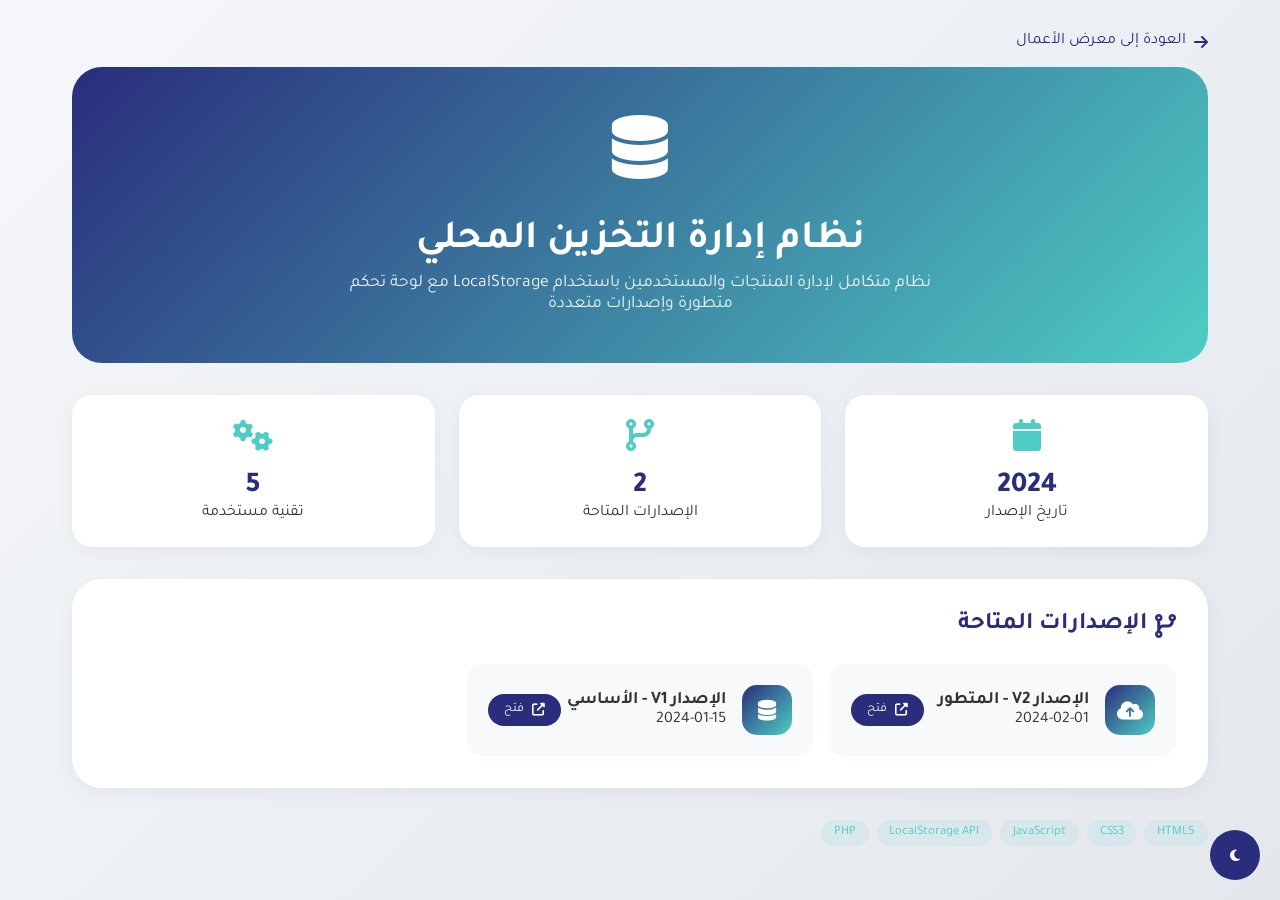
<file: projects/localStorage/index.html>
<!DOCTYPE html>
<html lang="ar" dir="rtl">
<head>
    <meta charset="UTF-8">
    <meta name="viewport" content="width=device-width, initial-scale=1.0">
    <title>نظام التخزين المحلي | TechNomads</title>
    <link href="https://fonts.googleapis.com/css2?family=Tajawal:wght@300;400;500;700;800&display=swap" rel="stylesheet">
    <link rel="stylesheet" href="https://cdnjs.cloudflare.com/ajax/libs/font-awesome/6.5.1/css/all.min.css">
    <style>
        * { margin: 0; padding: 0; box-sizing: border-box; }
        body {
            font-family: 'Tajawal', sans-serif;
            background: linear-gradient(135deg, #f5f7fa 0%, #e4e8ed 100%);
            min-height: 100vh;
            color: #333;
        }
        body.dark-mode {
            background: linear-gradient(135deg, #1a1a2e 0%, #16213e 100%);
            color: #f5f5f5;
        }
        .container { max-width: 1200px; margin: 0 auto; padding: 2rem; }
        .project-header {
            text-align: center;
            padding: 3rem 2rem;
            background: linear-gradient(135deg, #2A2D7C 0%, #4ECDC4 100%);
            border-radius: 30px;
            margin-bottom: 2rem;
            color: white;
        }
        .project-icon { font-size: 4rem; margin-bottom: 1rem; }
        .project-title { font-size: 2.5rem; margin-bottom: 0.5rem; }
        .project-description { font-size: 1.1rem; opacity: 0.9; max-width: 600px; margin: 0 auto; }
        .stats-grid {
            display: grid;
            grid-template-columns: repeat(auto-fit, minmax(200px, 1fr));
            gap: 1.5rem;
            margin-bottom: 2rem;
        }
        .stat-card {
            background: white;
            padding: 1.5rem;
            border-radius: 20px;
            text-align: center;
            box-shadow: 0 5px 20px rgba(0,0,0,0.05);
            transition: transform 0.3s;
        }
        body.dark-mode .stat-card { background: #1e1e2e; }
        .stat-card:hover { transform: translateY(-5px); }
        .stat-icon { font-size: 2rem; color: #4ECDC4; margin-bottom: 0.5rem; }
        .stat-value { font-size: 1.8rem; font-weight: 800; color: #2A2D7C; }
        body.dark-mode .stat-value { color: #4ECDC4; }
        .versions-section {
            background: white;
            border-radius: 30px;
            padding: 2rem;
            margin-bottom: 2rem;
            box-shadow: 0 5px 20px rgba(0,0,0,0.05);
        }
        body.dark-mode .versions-section { background: #1e1e2e; }
        .section-title {
            font-size: 1.5rem;
            margin-bottom: 1.5rem;
            display: flex;
            align-items: center;
            gap: 0.5rem;
            color: #2A2D7C;
        }
        body.dark-mode .section-title { color: #4ECDC4; }
        .versions-grid {
            display: grid;
            grid-template-columns: repeat(auto-fill, minmax(300px, 1fr));
            gap: 1rem;
        }
        .version-card {
            background: #f8f9fa;
            border-radius: 15px;
            padding: 1.2rem;
            display: flex;
            align-items: center;
            justify-content: space-between;
            transition: all 0.3s;
            text-decoration: none;
            color: inherit;
            border: 2px solid transparent;
        }
        body.dark-mode .version-card { background: #2a2a3a; }
        .version-card:hover { border-color: #4ECDC4; transform: translateX(-5px); }
        .version-info { display: flex; align-items: center; gap: 1rem; }
        .version-icon {
            width: 50px;
            height: 50px;
            background: linear-gradient(135deg, #2A2D7C, #4ECDC4);
            border-radius: 15px;
            display: flex;
            align-items: center;
            justify-content: center;
            color: white;
            font-size: 1.3rem;
        }
        .version-name { font-weight: 700; font-size: 1.1rem; }
        .version-link {
            background: #2A2D7C;
            color: white;
            padding: 0.5rem 1rem;
            border-radius: 30px;
            font-size: 0.8rem;
            display: flex;
            align-items: center;
            gap: 0.5rem;
        }
        body.dark-mode .version-link { background: #4ECDC4; color: #1a1a2e; }
        .tech-tags { display: flex; flex-wrap: wrap; gap: 0.5rem; margin: 1rem 0; }
        .tech-tag {
            background: rgba(78,205,196,0.1);
            color: #4ECDC4;
            padding: 0.3rem 0.8rem;
            border-radius: 20px;
            font-size: 0.8rem;
        }
        .back-link {
            display: inline-flex;
            align-items: center;
            gap: 0.5rem;
            color: #2A2D7C;
            text-decoration: none;
            margin-bottom: 1rem;
        }
        body.dark-mode .back-link { color: #4ECDC4; }
        .dark-toggle {
            position: fixed;
            bottom: 20px;
            right: 20px;
            width: 50px;
            height: 50px;
            background: #2A2D7C;
            color: white;
            border: none;
            border-radius: 50%;
            cursor: pointer;
            z-index: 1000;
        }
        @media (max-width: 768px) {
            .container { padding: 1rem; }
            .project-title { font-size: 1.8rem; }
            .versions-grid { grid-template-columns: 1fr; }
        }
    </style>
</head>
<body>
    <div class="container">
        <a href="../../portfolio.html" class="back-link"><i class="fas fa-arrow-right"></i> العودة إلى معرض الأعمال</a>
        
        <div class="project-header">
            <div class="project-icon"><i class="fas fa-database"></i></div>
            <h1 class="project-title">نظام إدارة التخزين المحلي</h1>
            <p class="project-description">نظام متكامل لإدارة المنتجات والمستخدمين باستخدام LocalStorage مع لوحة تحكم متطورة وإصدارات متعددة</p>
        </div>
        
        <div class="stats-grid">
            <div class="stat-card"><div class="stat-icon"><i class="fas fa-calendar"></i></div><div class="stat-value">2024</div><div class="stat-label">تاريخ الإصدار</div></div>
            <div class="stat-card"><div class="stat-icon"><i class="fas fa-code-branch"></i></div><div class="stat-value">2</div><div class="stat-label">الإصدارات المتاحة</div></div>
            <div class="stat-card"><div class="stat-icon"><i class="fas fa-cogs"></i></div><div class="stat-value">5</div><div class="stat-label">تقنية مستخدمة</div></div>
        </div>
        
        <div class="versions-section">
            <h2 class="section-title"><i class="fas fa-code-branch"></i> الإصدارات المتاحة</h2>
            <div class="versions-grid">
                <a href="localStorage-V2/index.html" class="version-card">
                    <div class="version-info"><div class="version-icon"><i class="fas fa-cloud-upload-alt"></i></div><div><div class="version-name">الإصدار V2 - المتطور</div><div class="version-date">2024-02-01</div></div></div>
                    <div class="version-link"><i class="fas fa-external-link-alt"></i> فتح</div>
                </a>
                <a href="localStorage-V1/index.html" class="version-card">
                    <div class="version-info"><div class="version-icon"><i class="fas fa-database"></i></div><div><div class="version-name">الإصدار V1 - الأساسي</div><div class="version-date">2024-01-15</div></div></div>
                    <div class="version-link"><i class="fas fa-external-link-alt"></i> فتح</div>
                </a>
            </div>
        </div>
        
        <div class="tech-tags">
            <span class="tech-tag">HTML5</span><span class="tech-tag">CSS3</span>
            <span class="tech-tag">JavaScript</span><span class="tech-tag">LocalStorage API</span><span class="tech-tag">PHP</span>
        </div>
        
        <button class="dark-toggle" id="darkToggle"><i class="fas fa-moon"></i></button>
    </div>
    <script>
        if (localStorage.getItem('theme') === 'dark') document.body.classList.add('dark-mode');
        document.getElementById('darkToggle').addEventListener('click', () => {
            document.body.classList.toggle('dark-mode');
            localStorage.setItem('theme', document.body.classList.contains('dark-mode') ? 'dark' : 'light');
        });
    </script>
</body>
</html>
</file>
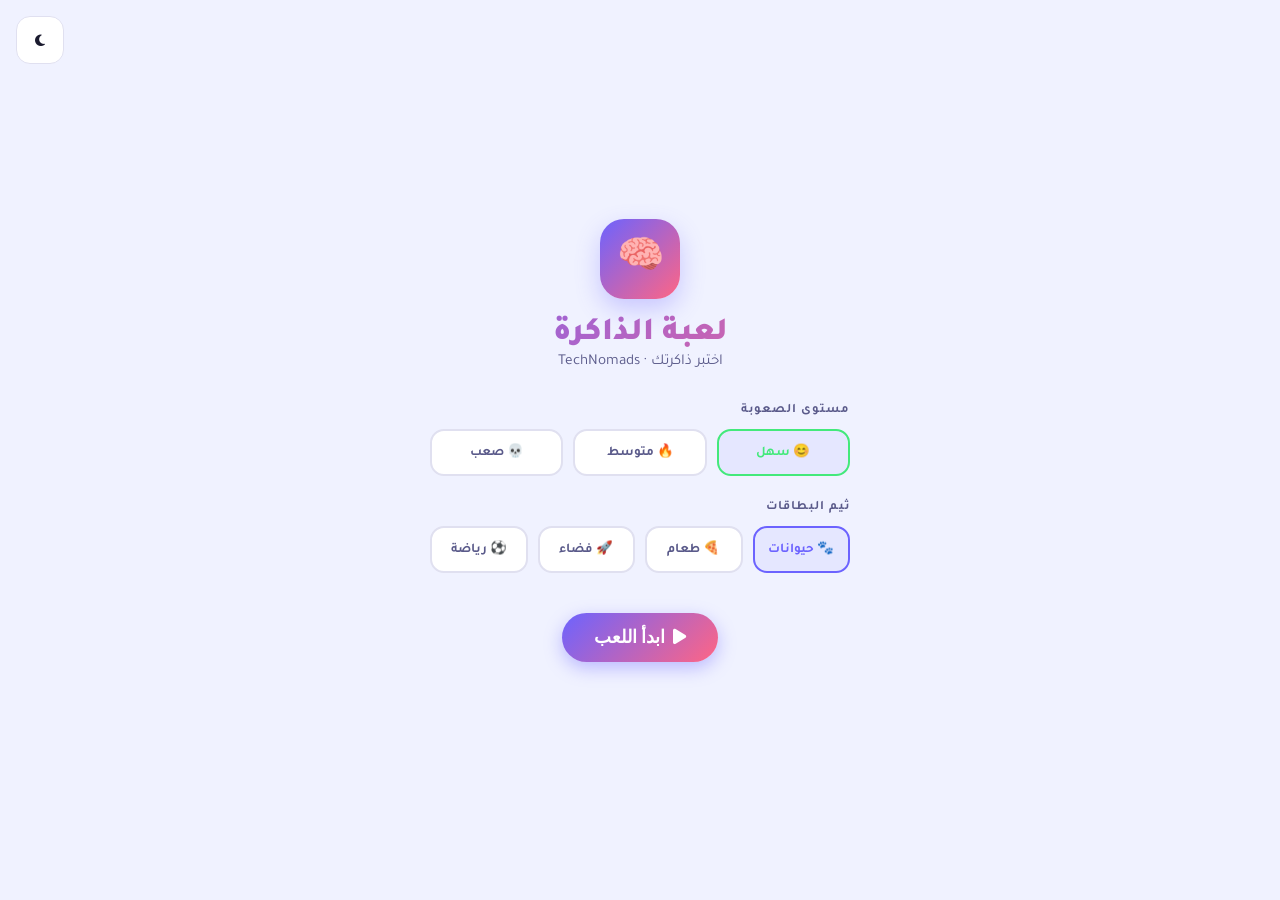
<file: projects/memory-game/index.html>
<!DOCTYPE html>
<html lang="ar" dir="rtl">
<head>
    <meta charset="UTF-8">
    <meta name="viewport" content="width=device-width, initial-scale=1.0, user-scalable=yes">
    <title>لعبة الذاكرة | TechNomads</title>
    <link rel="stylesheet" href="https://cdnjs.cloudflare.com/ajax/libs/font-awesome/6.4.0/css/all.min.css">
    <link href="https://fonts.googleapis.com/css2?family=Tajawal:wght@400;500;700;800;900&display=swap" rel="stylesheet">
    <style>
        /* ===== تصميم سلس وسريع ===== */
        * {
            margin: 0;
            padding: 0;
            box-sizing: border-box;
            user-select: none;
            -webkit-tap-highlight-color: transparent;
        }

        :root {
            --primary: #6C63FF;
            --primary-light: #8B85FF;
            --accent: #FF6584;
            --accent2: #43E97B;
            --gold: #FFD700;
            --bg: #F0F2FF;
            --surface: #FFFFFF;
            --surface2: #F4F5FF;
            --text: #1A1A2E;
            --text2: #5A5A8A;
            --border: #E0E0F0;
            --shadow: 0 4px 16px rgba(108,99,255,0.12);
            --radius: 20px;
            --radius-sm: 12px;
            --transition: 0.2s ease;
        }

        [data-theme="dark"] {
            --bg: #0F0F1A;
            --surface: #1A1A2E;
            --surface2: #16213E;
            --text: #E8E8FF;
            --text2: #9090BB;
            --border: #2A2A4A;
            --shadow: 0 4px 16px rgba(0,0,0,0.3);
        }

        body {
            font-family: 'Tajawal', sans-serif;
            background: var(--bg);
            color: var(--text);
            transition: background 0.2s;
            min-height: 100vh;
        }

        /* ===== شاشات ===== */
        .screen { display: none; width: 100%; max-width: 820px; margin: 0 auto; }
        .screen.active { display: block; }

        /* ===== الصفحة الرئيسية ===== */
        #home-screen {
            min-height: 100vh;
            display: flex;
            flex-direction: column;
            justify-content: center;
            padding: 24px 20px;
        }

        .logo-area {
            text-align: center;
            margin-bottom: 32px;
        }
        .logo-icon {
            width: 80px;
            height: 80px;
            background: linear-gradient(135deg, var(--primary), var(--accent));
            border-radius: 24px;
            display: flex;
            align-items: center;
            justify-content: center;
            font-size: 38px;
            margin: 0 auto 16px;
            box-shadow: 0 10px 25px rgba(108,99,255,0.3);
        }
        .game-title {
            font-size: 2rem;
            font-weight: 900;
            background: linear-gradient(135deg, var(--primary), var(--accent));
            -webkit-background-clip: text;
            background-clip: text;
            color: transparent;
        }
        .game-subtitle {
            color: var(--text2);
            font-size: 0.95rem;
        }

        .difficulty-section, .theme-section {
            max-width: 420px;
            margin: 0 auto 24px;
            width: 100%;
        }
        .section-label {
            font-size: 0.8rem;
            font-weight: 700;
            color: var(--text2);
            letter-spacing: 1px;
            margin-bottom: 10px;
        }
        .difficulty-grid, .theme-grid {
            display: grid;
            grid-template-columns: repeat(3, 1fr);
            gap: 10px;
        }
        .theme-grid { grid-template-columns: repeat(4, 1fr); }
        .diff-btn, .theme-btn {
            background: var(--surface);
            border: 2px solid var(--border);
            border-radius: 14px;
            padding: 12px 4px;
            cursor: pointer;
            font-family: inherit;
            font-weight: 600;
            color: var(--text2);
            transition: 0.15s;
            display: flex;
            flex-direction: column;
            align-items: center;
            gap: 4px;
        }
        .diff-btn .diff-icon { font-size: 1.3rem; }
        .theme-btn .t-icon { font-size: 1.2rem; }
        .diff-btn.selected, .theme-btn.selected {
            border-color: var(--primary);
            background: rgba(108,99,255,0.08);
            color: var(--primary);
        }
        .diff-btn.easy.selected { border-color: var(--accent2); color: var(--accent2); }
        .diff-btn.medium.selected { border-color: var(--primary); color: var(--primary); }
        .diff-btn.hard.selected { border-color: var(--accent); color: var(--accent); }

        .start-btn {
            background: linear-gradient(135deg, var(--primary), var(--accent));
            border: none;
            color: white;
            padding: 14px 32px;
            border-radius: 50px;
            font-size: 1.1rem;
            font-weight: 800;
            cursor: pointer;
            display: flex;
            align-items: center;
            gap: 8px;
            margin: 16px auto 0;
            box-shadow: 0 6px 18px rgba(108,99,255,0.4);
            transition: 0.2s;
        }
        .start-btn:active { transform: scale(0.97); }

        /* ===== شاشة اللعب ===== */
        .top-bar {
            display: flex;
            justify-content: space-between;
            align-items: center;
            padding: 12px 0;
            gap: 8px;
        }
        .icon-btn {
            width: 42px;
            height: 42px;
            border-radius: 12px;
            background: var(--surface);
            border: 1px solid var(--border);
            color: var(--text2);
            cursor: pointer;
            transition: 0.15s;
        }
        .level-badge {
            background: linear-gradient(135deg, var(--primary), var(--accent));
            color: white;
            padding: 6px 18px;
            border-radius: 50px;
            font-weight: 800;
            font-size: 0.9rem;
            display: flex;
            align-items: center;
            gap: 6px;
        }
        .stats-bar {
            display: grid;
            grid-template-columns: repeat(3, 1fr);
            gap: 10px;
            margin: 12px 0;
        }
        .stat-card {
            background: var(--surface);
            border: 1px solid var(--border);
            border-radius: 14px;
            padding: 10px;
            text-align: center;
        }
        .stat-card .stat-icon { font-size: 1.2rem; }
        .stat-card .stat-value { font-size: 1.3rem; font-weight: 800; line-height: 1.2; }
        .stat-card .stat-label { font-size: 0.7rem; color: var(--text2); }

        .progress-area { margin: 8px 0 12px; }
        .progress-row { display: flex; justify-content: space-between; font-size: 0.75rem; color: var(--text2); margin-bottom: 4px; }
        .progress-bar {
            width: 100%;
            height: 6px;
            background: var(--border);
            border-radius: 10px;
            overflow: hidden;
        }
        .progress-fill {
            width: 0%;
            height: 100%;
            background: linear-gradient(90deg, var(--primary), var(--accent2));
            transition: width 0.2s ease;
        }

        /* ===== ألواح البطاقات ===== */
        .memory-board {
            display: grid;
            gap: 10px;
            margin-bottom: 16px;
        }
        .card-wrapper {
            perspective: 600px;
            aspect-ratio: 1;
        }
        .card {
            width: 100%;
            height: 100%;
            position: relative;
            transform-style: preserve-3d;
            transition: transform 0.35s cubic-bezier(0.23, 1, 0.32, 1);
            cursor: pointer;
            border-radius: 12px;
            will-change: transform;
        }
        .card.flipped { transform: rotateY(180deg); }
        .card.matched { transform: rotateY(180deg); cursor: default; }
        .card-face {
            position: absolute;
            inset: 0;
            border-radius: 12px;
            backface-visibility: hidden;
            display: flex;
            align-items: center;
            justify-content: center;
        }
        .card-back {
            background: linear-gradient(135deg, #6C63FF, #3f3d8a);
            box-shadow: 0 4px 10px rgba(0,0,0,0.1);
        }
        .card-back::before {
            content: "?";
            font-size: 1.8rem;
            font-weight: bold;
            color: rgba(255,255,255,0.3);
        }
        .card-front {
            background: var(--surface);
            transform: rotateY(180deg);
            font-size: 1.8rem;
            border: 2px solid var(--border);
            box-shadow: 0 4px 12px rgba(0,0,0,0.05);
        }
        .card.matched .card-front {
            background: linear-gradient(135deg, #43E97B, #2ecc71);
            border-color: transparent;
        }

        /* تأثير خطأ خفيف */
        .card.wrong .card-back {
            background: #e74c3c;
            animation: shake 0.25s ease;
        }
        @keyframes shake {
            0%,100%{ transform: translateX(0); }
            25%{ transform: translateX(-4px); }
            75%{ transform: translateX(4px); }
        }

        .bottom-actions {
            display: flex;
            gap: 12px;
            justify-content: center;
            margin-top: 8px;
        }
        .action-btn {
            display: flex;
            align-items: center;
            gap: 8px;
            padding: 10px 22px;
            border-radius: 50px;
            font-weight: 700;
            cursor: pointer;
            border: none;
            transition: 0.15s;
        }
        .btn-hint { background: var(--gold); color: #333; }
        .btn-restart { background: var(--surface); color: var(--primary); border: 2px solid var(--primary); }
        .action-btn:active { transform: scale(0.96); }

        /* ===== نوافذ منبثقة ===== */
        .modal-overlay {
            display: none;
            position: fixed;
            inset: 0;
            background: rgba(0,0,0,0.6);
            backdrop-filter: blur(4px);
            align-items: center;
            justify-content: center;
            z-index: 2000;
            padding: 16px;
        }
        .modal-overlay.visible { display: flex; }
        .modal-box {
            background: var(--surface);
            border-radius: 24px;
            padding: 28px 24px;
            max-width: 400px;
            width: 100%;
            text-align: center;
            border: 1px solid var(--border);
            animation: modalFade 0.2s;
        }
        @keyframes modalFade {
            from { opacity: 0; transform: scale(0.96); }
            to { opacity: 1; transform: scale(1); }
        }
        .stars-row { font-size: 2rem; margin: 12px 0; }
        .modal-stats {
            display: grid;
            grid-template-columns: repeat(3,1fr);
            gap: 10px;
            margin: 20px 0;
        }
        .mbtn {
            padding: 12px 20px;
            border-radius: 40px;
            font-weight: 700;
            cursor: pointer;
            border: none;
            margin: 0 6px;
        }
        .mbtn-primary { background: linear-gradient(135deg, var(--primary), var(--accent)); color: white; }
        .mbtn-secondary { background: var(--surface2); border: 1px solid var(--border); }

        /* ===== إضافات بسيطة ===== */
        .dark-toggle {
            position: fixed;
            top: 16px;
            left: 16px;
            width: 48px;
            height: 48px;
            border-radius: 14px;
            background: var(--surface);
            border: 1px solid var(--border);
            color: var(--text);
            z-index: 100;
            cursor: pointer;
        }
        .toast {
            position: fixed;
            bottom: 20px;
            left: 50%;
            transform: translateX(-50%) translateY(80px);
            background: var(--surface);
            padding: 10px 20px;
            border-radius: 50px;
            font-weight: 600;
            transition: 0.2s;
            z-index: 3000;
            box-shadow: 0 4px 12px rgba(0,0,0,0.2);
            white-space: nowrap;
        }
        .toast.visible { transform: translateX(-50%) translateY(0); }

        .hs-badge {
            background: linear-gradient(135deg, var(--gold), #FF8C00);
            display: inline-block;
            padding: 4px 12px;
            border-radius: 50px;
            font-size: 0.8rem;
            font-weight: 700;
            color: white;
            margin-top: 12px;
        }

        @media (max-width: 550px) {
            .memory-board { gap: 8px; }
            .card-front { font-size: 1.3rem; }
            .action-btn { padding: 8px 16px; font-size: 0.85rem; }
        }
    </style>
</head>
<body>
    <button class="dark-toggle" id="darkToggle"><i class="fas fa-moon"></i></button>

    <div class="screen active" id="home-screen">
        <div class="logo-area">
            <div class="logo-icon">🧠</div>
            <div class="game-title">لعبة الذاكرة</div>
            <div class="game-subtitle">اختبر ذاكرتك · TechNomads</div>
        </div>
        <div class="difficulty-section">
            <div class="section-label">مستوى الصعوبة</div>
            <div class="difficulty-grid">
                <button class="diff-btn easy selected" data-diff="easy">😊 سهل</button>
                <button class="diff-btn medium" data-diff="medium">🔥 متوسط</button>
                <button class="diff-btn hard" data-diff="hard">💀 صعب</button>
            </div>
        </div>
        <div class="theme-section">
            <div class="section-label">ثيم البطاقات</div>
            <div class="theme-grid">
                <button class="theme-btn selected" data-theme-name="animals">🐾 حيوانات</button>
                <button class="theme-btn" data-theme-name="food">🍕 طعام</button>
                <button class="theme-btn" data-theme-name="space">🚀 فضاء</button>
                <button class="theme-btn" data-theme-name="sports">⚽ رياضة</button>
            </div>
        </div>
        <button class="start-btn" id="startBtn"><i class="fas fa-play"></i> ابدأ اللعب</button>
        <div id="hsDisplay" style="text-align:center; margin-top: 20px;"></div>
    </div>

    <div class="screen" id="game-screen">
        <div class="top-bar">
            <div><button class="icon-btn" id="homeBtn"><i class="fas fa-home"></i></button></div>
            <div class="level-badge"><i class="fas fa-layer-group"></i> المستوى <span id="levelNum">1</span></div>
            <div><button class="icon-btn" id="pauseBtn"><i class="fas fa-pause"></i></button></div>
        </div>
        <div class="stats-bar">
            <div class="stat-card"><span class="stat-icon">🔄</span><div class="stat-value" id="attemptsVal">0</div><div class="stat-label">محاولات</div></div>
            <div class="stat-card"><span class="stat-icon">⏱</span><div class="stat-value" id="timeVal">0:00</div><div class="stat-label">الوقت</div></div>
            <div class="stat-card"><span class="stat-icon">⭐</span><div class="stat-value" id="scoreVal">0</div><div class="stat-label">نقاط</div></div>
        </div>
        <div class="progress-area">
            <div class="progress-row"><span>التقدم</span><span id="progressText">0/0</span></div>
            <div class="progress-bar"><div class="progress-fill" id="progressFill"></div></div>
        </div>
        <div class="memory-board" id="memoryBoard"></div>
        <div class="bottom-actions">
            <button class="action-btn btn-hint" id="hintBtn"><i class="fas fa-lightbulb"></i> تلميح (<span id="hintCount">3</span>)</button>
            <button class="action-btn btn-restart" id="restartBtn"><i class="fas fa-sync-alt"></i> إعادة</button>
        </div>
    </div>

    <!-- نوافذ -->
    <div class="modal-overlay" id="winModal">
        <div class="modal-box">
            <div class="stars-row" id="starsRow"></div>
            <div class="modal-title" style="font-size:1.6rem; font-weight:800;" id="winTitle">🎉 أكملت!</div>
            <div class="modal-stats">
                <div><div id="mTime">0:00</div><div style="font-size:0.7rem;">الوقت</div></div>
                <div><div id="mAttempts">0</div><div style="font-size:0.7rem;">محاولات</div></div>
                <div><div id="mScore">0</div><div style="font-size:0.7rem;">نقاط</div></div>
            </div>
            <div class="modal-buttons" style="display:flex; gap:12px; justify-content:center; margin-top:12px;">
                <button class="mbtn mbtn-primary" id="nextLevelBtn">المستوى التالي →</button>
                <button class="mbtn mbtn-secondary" id="homeFromWin">الرئيسية</button>
            </div>
        </div>
    </div>

    <div class="modal-overlay" id="pauseModal">
        <div class="modal-box">
            <div class="modal-title">⏸ إيقاف مؤقت</div>
            <div style="margin:16px 0;">اللعبة متوقفة</div>
            <div style="display:flex; gap:12px; justify-content:center;">
                <button class="mbtn mbtn-primary" id="resumeBtn">استمرار</button>
                <button class="mbtn mbtn-secondary" id="homeFromPause">الرئيسية</button>
            </div>
        </div>
    </div>

    <div class="toast" id="toast"></div>

    <script>
        (function(){
            // تحسين الأداء: تقليل تأخيرات الرسوم المتحركة
            const THEMES = {
                animals: ['🐶','🐱','🦊','🐻','🦁','🐼','🐨','🦄','🐸','🐧','🦋','🐝','🦎','🐙','🦀','🦜'],
                food:    ['🍕','🍔','🍜','🍣','🍩','🍪','🍦','🍓','🥑','🍋','🌮','🍰','🧁','🍟','🥐','🍱'],
                space:   ['🚀','⭐','🌙','🪐','☄️','🌌','👽','🛸','🌟','💫','🌠','🔭','🪐','🌍','⚡','🛰️'],
                sports:  ['⚽','🏀','🏈','⚾','🎾','🏐','🏉','🎱','🏓','🥊','🏆','🎯','🏹','🤿','🏂','🎿']
            };
            const DIFF = {
                easy:   { pairs: 6,  cols: 3, flipDelay: 700, hintCount: 4, timeBonus: 2 },
                medium: { pairs: 8,  cols: 4, flipDelay: 600, hintCount: 3, timeBonus: 1.5 },
                hard:   { pairs: 12, cols: 4, flipDelay: 500, hintCount: 2, timeBonus: 1 }
            };

            let state = {
                screen: 'home',
                difficulty: 'easy',
                theme: 'animals',
                level: 1,
                cards: [],
                matched: 0,
                attempts: 0,
                score: 0,
                timer: 0,
                timerInterval: null,
                gameActive: false,
                paused: false,
                hintCount: 3,
                totalPairs: 0,
                darkMode: false,
                flipped: [],      // عناصر البطاقات المقلوبة
                canFlip: true,    // منع النقر المتكرر
            };

            // عناصر DOM
            const $ = id => document.getElementById(id);
            const homeScreen = $('home-screen');
            const gameScreen = $('game-screen');
            const memoryBoard = $('memoryBoard');
            const levelNum = $('levelNum');
            const attemptsVal = $('attemptsVal');
            const timeVal = $('timeVal');
            const scoreVal = $('scoreVal');
            const progressFill = $('progressFill');
            const progressText = $('progressText');
            const hintCountSpan = $('hintCount');
            const winModal = $('winModal');
            const pauseModal = $('pauseModal');
            const toast = $('toast');

            // دالة مساعدة: خلط المصفوفة (سريعة)
            function shuffleArray(arr) {
                for (let i = arr.length - 1; i > 0; i--) {
                    const j = Math.floor(Math.random() * (i + 1));
                    [arr[i], arr[j]] = [arr[j], arr[i]];
                }
                return arr;
            }

            // إظهار رسالة عائمة
            let toastTimer;
            function showToast(msg, duration = 1800) {
                toast.textContent = msg;
                toast.classList.add('visible');
                clearTimeout(toastTimer);
                toastTimer = setTimeout(() => toast.classList.remove('visible'), duration);
            }

            // حفظ أفضل نتيجة
            function getHighScore() {
                const key = `memoryHS_${state.difficulty}`;
                const data = localStorage.getItem(key);
                return data ? JSON.parse(data) : null;
            }
            function saveHighScore(score, time, attempts) {
                const key = `memoryHS_${state.difficulty}`;
                const old = getHighScore();
                if (!old || score > old.score) {
                    localStorage.setItem(key, JSON.stringify({ score, time, attempts }));
                    return true;
                }
                return false;
            }
            function updateHomeHighScore() {
                const hs = getHighScore();
                const container = $('hsDisplay');
                if (hs) container.innerHTML = `<span class="hs-badge"><i class="fas fa-crown"></i> أفضل نقاط: ${hs.score}</span>`;
                else container.innerHTML = '';
            }

            // تبديل الوضع المظلم
            function applyDarkMode() {
                if (state.darkMode) document.documentElement.setAttribute('data-theme', 'dark');
                else document.documentElement.removeAttribute('data-theme');
                const btn = $('darkToggle');
                btn.innerHTML = state.darkMode ? '<i class="fas fa-sun"></i>' : '<i class="fas fa-moon"></i>';
            }
            $('darkToggle').addEventListener('click', () => {
                state.darkMode = !state.darkMode;
                localStorage.setItem('memoryDark', state.darkMode);
                applyDarkMode();
            });
            const savedDark = localStorage.getItem('memoryDark') === 'true';
            if (savedDark) { state.darkMode = true; applyDarkMode(); }

            // تحديث واجهة الإحصائيات
            function updateUI() {
                attemptsVal.textContent = state.attempts;
                scoreVal.textContent = state.score;
                const mins = Math.floor(state.timer / 60);
                const secs = state.timer % 60;
                timeVal.textContent = `${mins}:${secs < 10 ? '0' + secs : secs}`;
                const percent = state.totalPairs ? (state.matched / state.totalPairs) * 100 : 0;
                progressFill.style.width = percent + '%';
                progressText.textContent = `${state.matched}/${state.totalPairs}`;
            }

            // بدء المؤقت
            function startTimer() {
                if (state.timerInterval) clearInterval(state.timerInterval);
                state.timerInterval = setInterval(() => {
                    if (state.gameActive && !state.paused) {
                        state.timer++;
                        updateUI();
                    }
                }, 1000);
            }

            // بناء اللوح
            function buildBoard() {
                const cfg = DIFF[state.difficulty];
                let pairs = Math.min(cfg.pairs + Math.floor((state.level - 1) * 1.2), 14);
                state.totalPairs = pairs;
                const emojis = THEMES[state.theme];
                const selected = emojis.slice(0, pairs);
                let deck = [...selected, ...selected];
                state.cards = shuffleArray(deck);
                const cols = cfg.cols;
                memoryBoard.style.gridTemplateColumns = `repeat(${cols}, 1fr)`;
                memoryBoard.innerHTML = '';
                for (let i = 0; i < state.cards.length; i++) {
                    const wrapper = document.createElement('div');
                    wrapper.className = 'card-wrapper';
                    const card = document.createElement('div');
                    card.className = 'card';
                    card.dataset.index = i;
                    card.dataset.value = state.cards[i];
                    const back = document.createElement('div'); back.className = 'card-face card-back';
                    const front = document.createElement('div'); front.className = 'card-face card-front';
                    front.textContent = state.cards[i];
                    card.appendChild(back);
                    card.appendChild(front);
                    wrapper.appendChild(card);
                    memoryBoard.appendChild(wrapper);
                    card.addEventListener('click', () => onCardClick(card));
                }
                state.matched = 0;
                state.attempts = 0;
                state.flipped = [];
                state.gameActive = true;
                state.canFlip = true;
                updateUI();
            }

            // معالج النقر على البطاقة
            function onCardClick(card) {
                if (!state.gameActive || state.paused) return;
                if (!state.canFlip) return;
                if (card.classList.contains('flipped') || card.classList.contains('matched')) return;
                if (state.flipped.length >= 2) return;

                card.classList.add('flipped');
                state.flipped.push(card);

                if (state.flipped.length === 2) {
                    state.attempts++;
                    updateUI();
                    state.canFlip = false;
                    setTimeout(() => checkMatch(), 450); // وقت أقل لسلاسة
                }
            }

            function checkMatch() {
                if (state.flipped.length !== 2) {
                    state.canFlip = true;
                    return;
                }
                const [c1, c2] = state.flipped;
                const match = (c1.dataset.value === c2.dataset.value);
                if (match) {
                    c1.classList.add('matched');
                    c2.classList.add('matched');
                    state.matched++;
                    const bonus = Math.max(0, 30 - state.timer);
                    const gain = 100 + bonus * 4;
                    state.score += gain;
                    updateUI();
                    state.flipped = [];
                    state.canFlip = true;
                    if (state.matched === state.totalPairs) {
                        levelComplete();
                    }
                } else {
                    // خطأ
                    c1.classList.add('wrong');
                    c2.classList.add('wrong');
                    setTimeout(() => {
                        c1.classList.remove('flipped', 'wrong');
                        c2.classList.remove('flipped', 'wrong');
                        state.flipped = [];
                        state.canFlip = true;
                    }, DIFF[state.difficulty].flipDelay);
                }
            }

            // إتمام المستوى
            function levelComplete() {
                state.gameActive = false;
                clearInterval(state.timerInterval);
                const stars = (() => {
                    const ratio = state.attempts / state.totalPairs;
                    if (ratio <= 1.2) return 3;
                    if (ratio <= 1.8) return 2;
                    return 1;
                })();
                const isRecord = saveHighScore(state.score, state.timer, state.attempts);
                if (isRecord) showToast('🎉 رقم قياسي جديد!');
                const starHtml = '⭐'.repeat(stars) + '☆'.repeat(3-stars);
                $('starsRow').innerHTML = starHtml;
                $('winTitle').innerHTML = stars === 3 ? '🏆 إتقان!' : stars === 2 ? '🎉 رائع!' : '👍 أحسنت';
                const m = Math.floor(state.timer / 60), s = state.timer % 60;
                $('mTime').innerText = `${m}:${s<10?'0'+s:s}`;
                $('mAttempts').innerText = state.attempts;
                $('mScore').innerText = state.score;
                winModal.classList.add('visible');
                // أضف احتفال بسيط
                for(let i=0;i<40;i++) createConfetti();
            }

            // كونفيتي خفيف
            function createConfetti() {
                const colors = ['#6C63FF','#FF6584','#43E97B','#FFD700'];
                for(let i=0;i<30;i++){
                    const el = document.createElement('div');
                    el.style.position = 'fixed';
                    el.style.width = Math.random()*8+4+'px';
                    el.style.height = Math.random()*8+4+'px';
                    el.style.background = colors[Math.floor(Math.random()*colors.length)];
                    el.style.left = Math.random()*100+'vw';
                    el.style.top = '-20px';
                    el.style.borderRadius = '2px';
                    el.style.opacity = '0.8';
                    el.style.pointerEvents = 'none';
                    el.style.zIndex = '9999';
                    el.style.animation = `fall ${Math.random()*2+1.5}s linear forwards`;
                    document.body.appendChild(el);
                    setTimeout(()=>el.remove(), 2500);
                }
            }
            const style = document.createElement('style');
            style.textContent = `@keyframes fall { to { transform: translateY(110vh) rotate(360deg); opacity:0; } }`;
            document.head.appendChild(style);

            // إعادة تعيين المستوى
            function resetLevel() {
                clearInterval(state.timerInterval);
                const cfg = DIFF[state.difficulty];
                state.hintCount = cfg.hintCount + Math.max(0, 3 - state.level);
                hintCountSpan.textContent = state.hintCount;
                state.timer = 0;
                updateUI();
                startTimer();
                buildBoard();
            }

            // المستوى التالي
            function nextLevel() {
                state.level++;
                levelNum.textContent = state.level;
                winModal.classList.remove('visible');
                resetLevel();
            }

            // تلميح
            $('hintBtn').addEventListener('click', () => {
                if (!state.gameActive || state.paused || state.hintCount <= 0) return;
                state.hintCount--;
                hintCountSpan.textContent = state.hintCount;
                const cards = [...memoryBoard.querySelectorAll('.card:not(.matched):not(.flipped)')];
                const map = new Map();
                for(let card of cards){
                    const val = card.dataset.value;
                    if(!map.has(val)) map.set(val, []);
                    map.get(val).push(card);
                }
                let foundPair = null;
                for(let [_, arr] of map.entries()){
                    if(arr.length >= 2){ foundPair = arr.slice(0,2); break; }
                }
                if(foundPair){
                    state.gameActive = false;
                    foundPair[0].classList.add('flipped');
                    foundPair[1].classList.add('flipped');
                    setTimeout(() => {
                        foundPair[0].classList.remove('flipped');
                        foundPair[1].classList.remove('flipped');
                        state.gameActive = true;
                    }, 1200);
                } else showToast('لا توجد بطاقات متاحة للتلميح');
                if(state.hintCount === 0) $('hintBtn').disabled = true;
            });

            // أزرار التحكم
            $('startBtn').addEventListener('click', () => {
                state.level = 1;
                state.score = 0;
                scoreVal.textContent = '0';
                resetLevel();
                homeScreen.classList.remove('active');
                gameScreen.classList.add('active');
                updateHomeHighScore();
            });
            $('homeBtn').addEventListener('click', () => {
                clearInterval(state.timerInterval);
                gameScreen.classList.remove('active');
                homeScreen.classList.add('active');
                updateHomeHighScore();
            });
            $('restartBtn').addEventListener('click', () => {
                resetLevel();
            });
            $('pauseBtn').addEventListener('click', () => {
                if(!state.gameActive) return;
                state.paused = true;
                pauseModal.classList.add('visible');
            });
            $('resumeBtn').addEventListener('click', () => {
                state.paused = false;
                pauseModal.classList.remove('visible');
            });
            $('homeFromPause').addEventListener('click', () => {
                state.paused = false;
                pauseModal.classList.remove('visible');
                clearInterval(state.timerInterval);
                gameScreen.classList.remove('active');
                homeScreen.classList.add('active');
                updateHomeHighScore();
            });
            $('homeFromWin').addEventListener('click', () => {
                winModal.classList.remove('visible');
                clearInterval(state.timerInterval);
                gameScreen.classList.remove('active');
                homeScreen.classList.add('active');
                updateHomeHighScore();
            });
            $('nextLevelBtn').addEventListener('click', () => {
                nextLevel();
            });

            // اختيار الصعوبة والثيم
            document.querySelectorAll('.diff-btn').forEach(btn => {
                btn.addEventListener('click', () => {
                    document.querySelectorAll('.diff-btn').forEach(b=>b.classList.remove('selected'));
                    btn.classList.add('selected');
                    state.difficulty = btn.dataset.diff;
                    updateHomeHighScore();
                });
            });
            document.querySelectorAll('.theme-btn').forEach(btn => {
                btn.addEventListener('click', () => {
                    document.querySelectorAll('.theme-btn').forEach(b=>b.classList.remove('selected'));
                    btn.classList.add('selected');
                    state.theme = btn.dataset.themeName;
                });
            });

            // بدء تشغيل الشاشة الرئيسية
            updateHomeHighScore();
        })();
    </script>
</body>
</html>
</file>
<file: projects/fileuploader/assets/css/style.css>
/* CSS styles */
/* CSS styles */
body {
    font-family: 'Arial', sans-serif;
    line-height: 1.6;
    margin: 0;
    padding: 20px;
    background-color: #f5f5f5;
}

.container {
    max-width: 800px;
    margin: 0 auto;
    background: white;
    padding: 20px;
    border-radius: 8px;
    box-shadow: 0 2px 10px rgba(0,0,0,0.1);
}

h1 {
    color: #2c3e50;
    text-align: center;
}

.upload-area {
    border: 2px dashed #3498db;
    padding: 30px;
    text-align: center;
    margin: 20px 0;
    border-radius: 5px;
    transition: all 0.3s;
}

.upload-area:hover {
    background-color: #f0f8ff;
}

.upload-area.highlight {
    border-color: #2ecc71;
    background-color: #eafaf1;
}

input[type="file"] {
    display: none;
}

label[for="fileInput"] {
    background-color: #3498db;
    color: white;
    padding: 10px 15px;
    border-radius: 5px;
    cursor: pointer;
    display: inline-block;
    margin-top: 10px;
}

label[for="fileInput"]:hover {
    background-color: #2980b9;
}

.folder-input {
    margin: 15px 0;
}

.folder-input input {
    padding: 8px;
    border: 1px solid #ddd;
    border-radius: 4px;
    width: 200px;
}

#fileList {
    margin: 20px 0;
}

.file-item {
    display: flex;
    justify-content: space-between;
    padding: 8px;
    border-bottom: 1px solid #eee;
}

#uploadBtn {
    background-color: #2ecc71;
    color: white;
    border: none;
    padding: 10px 20px;
    border-radius: 5px;
    cursor: pointer;
    font-size: 16px;
    display: block;
    width: 100%;
    margin-top: 20px;
}

#uploadBtn:hover {
    background-color: #27ae60;
}

#uploadBtn:disabled {
    background-color: #95a5a6;
    cursor: not-allowed;
}

.hidden {
    display: none;
}

#progressContainer {
    margin: 20px 0;
    text-align: center;
}

progress {
    width: 100%;
    height: 20px;
}

#statusMessage {
    padding: 10px;
    border-radius: 4px;
    margin-top: 15px;
    text-align: center;
}

.success {
    background-color: #d4edda;
    color: #155724;
}

.error {
    background-color: #f8d7da;
    color: #721c24;
}
</file>
